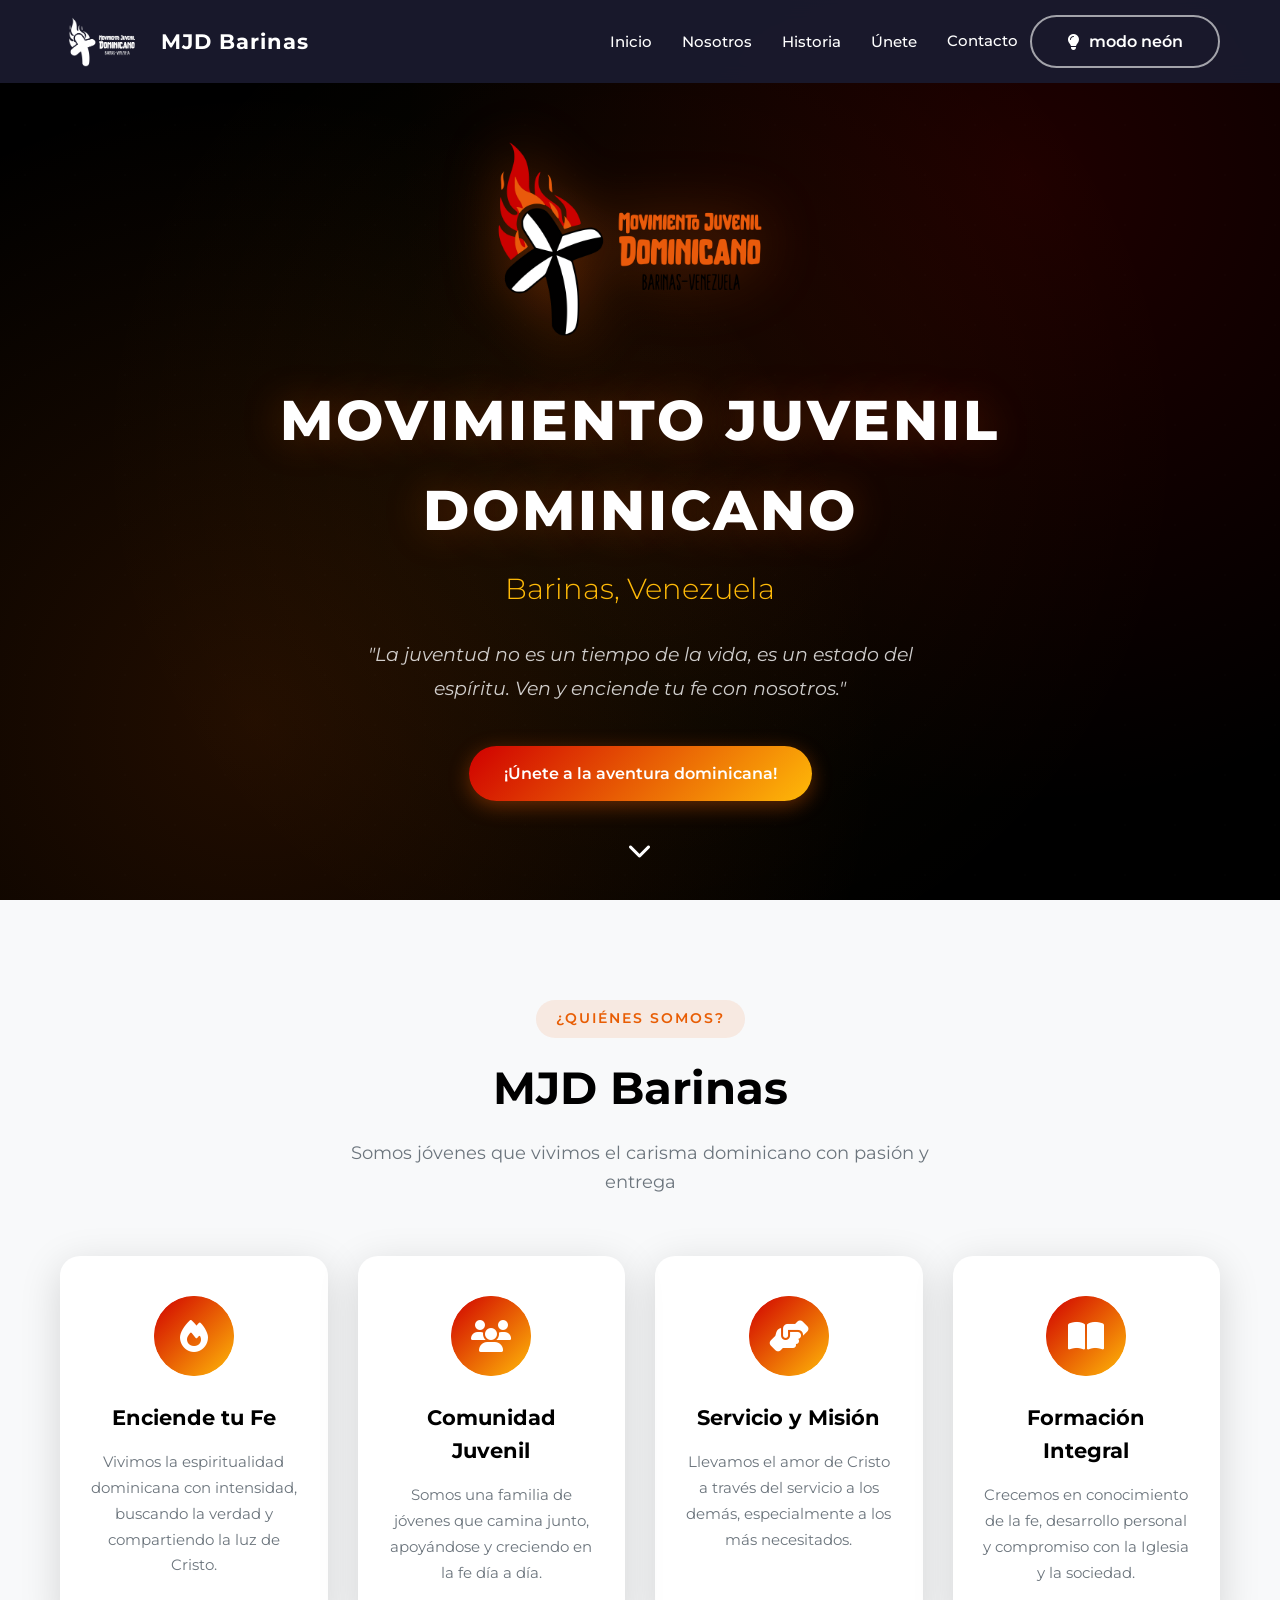
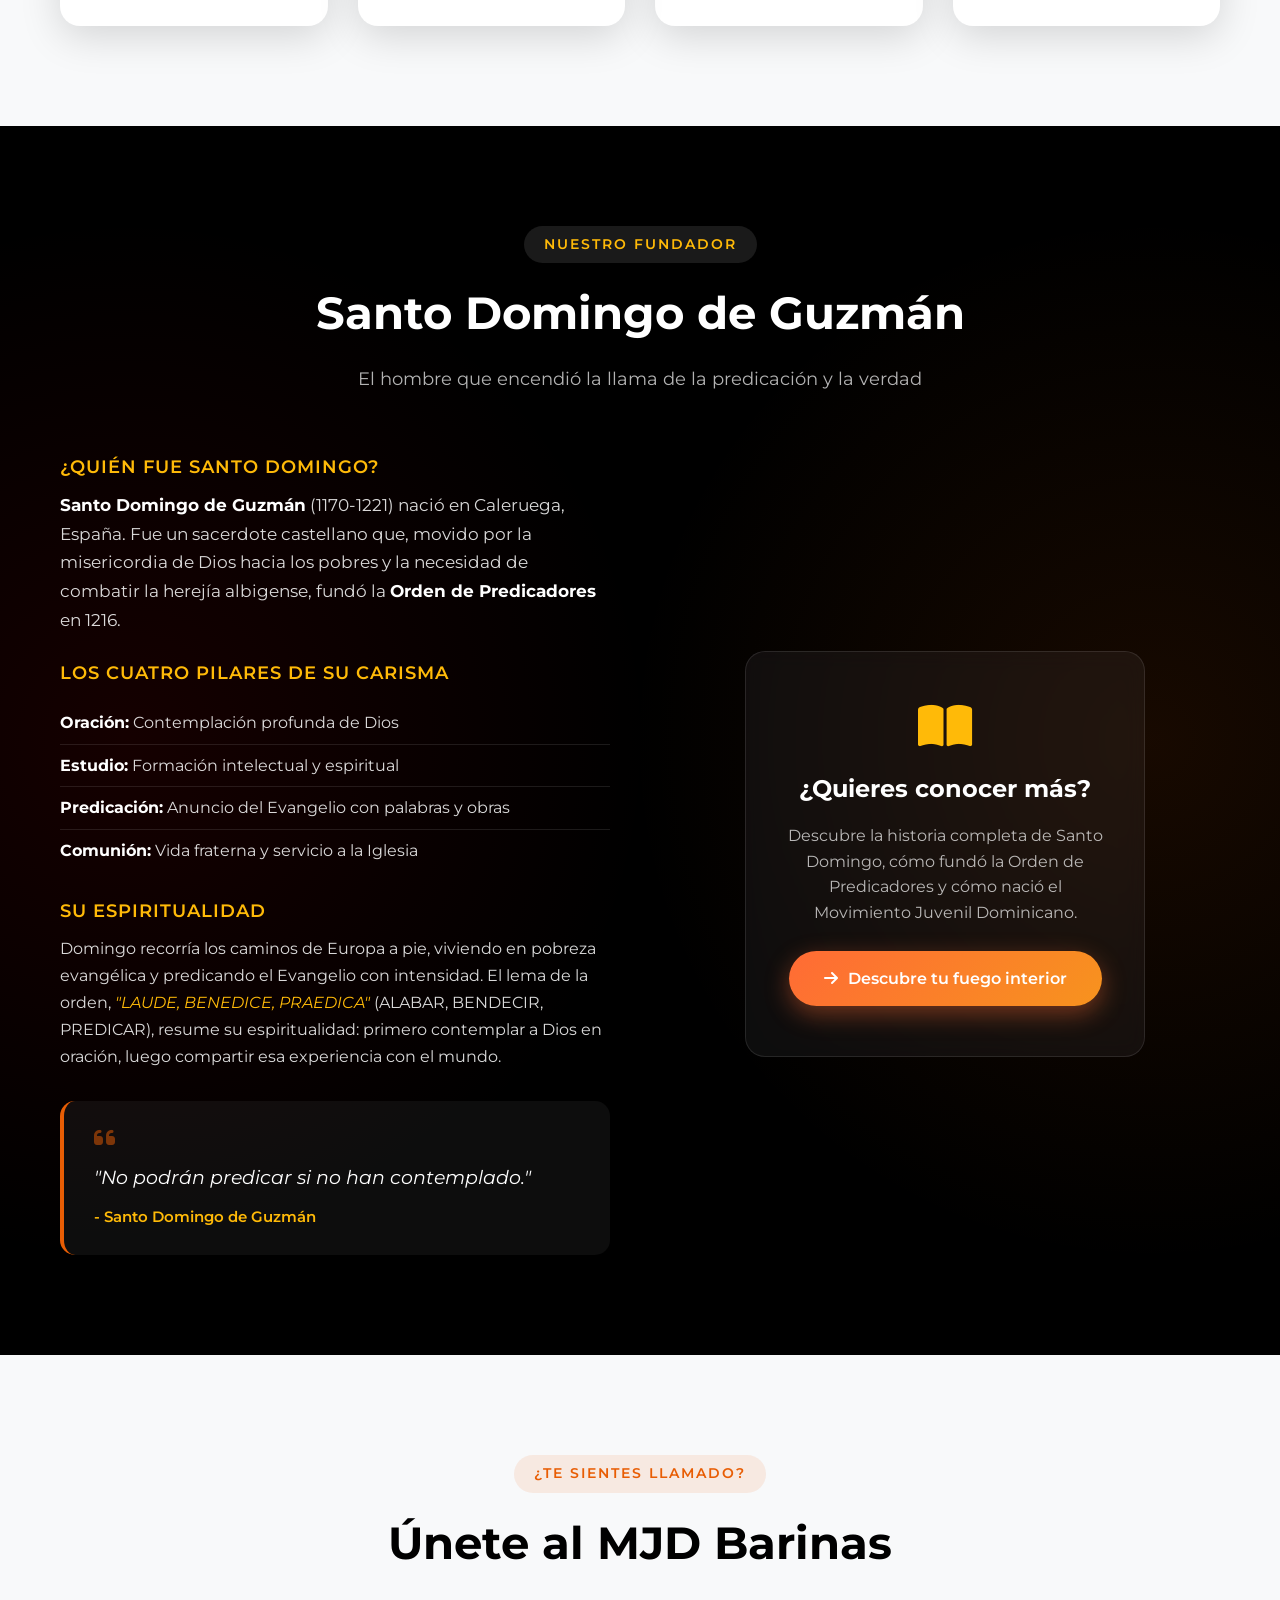
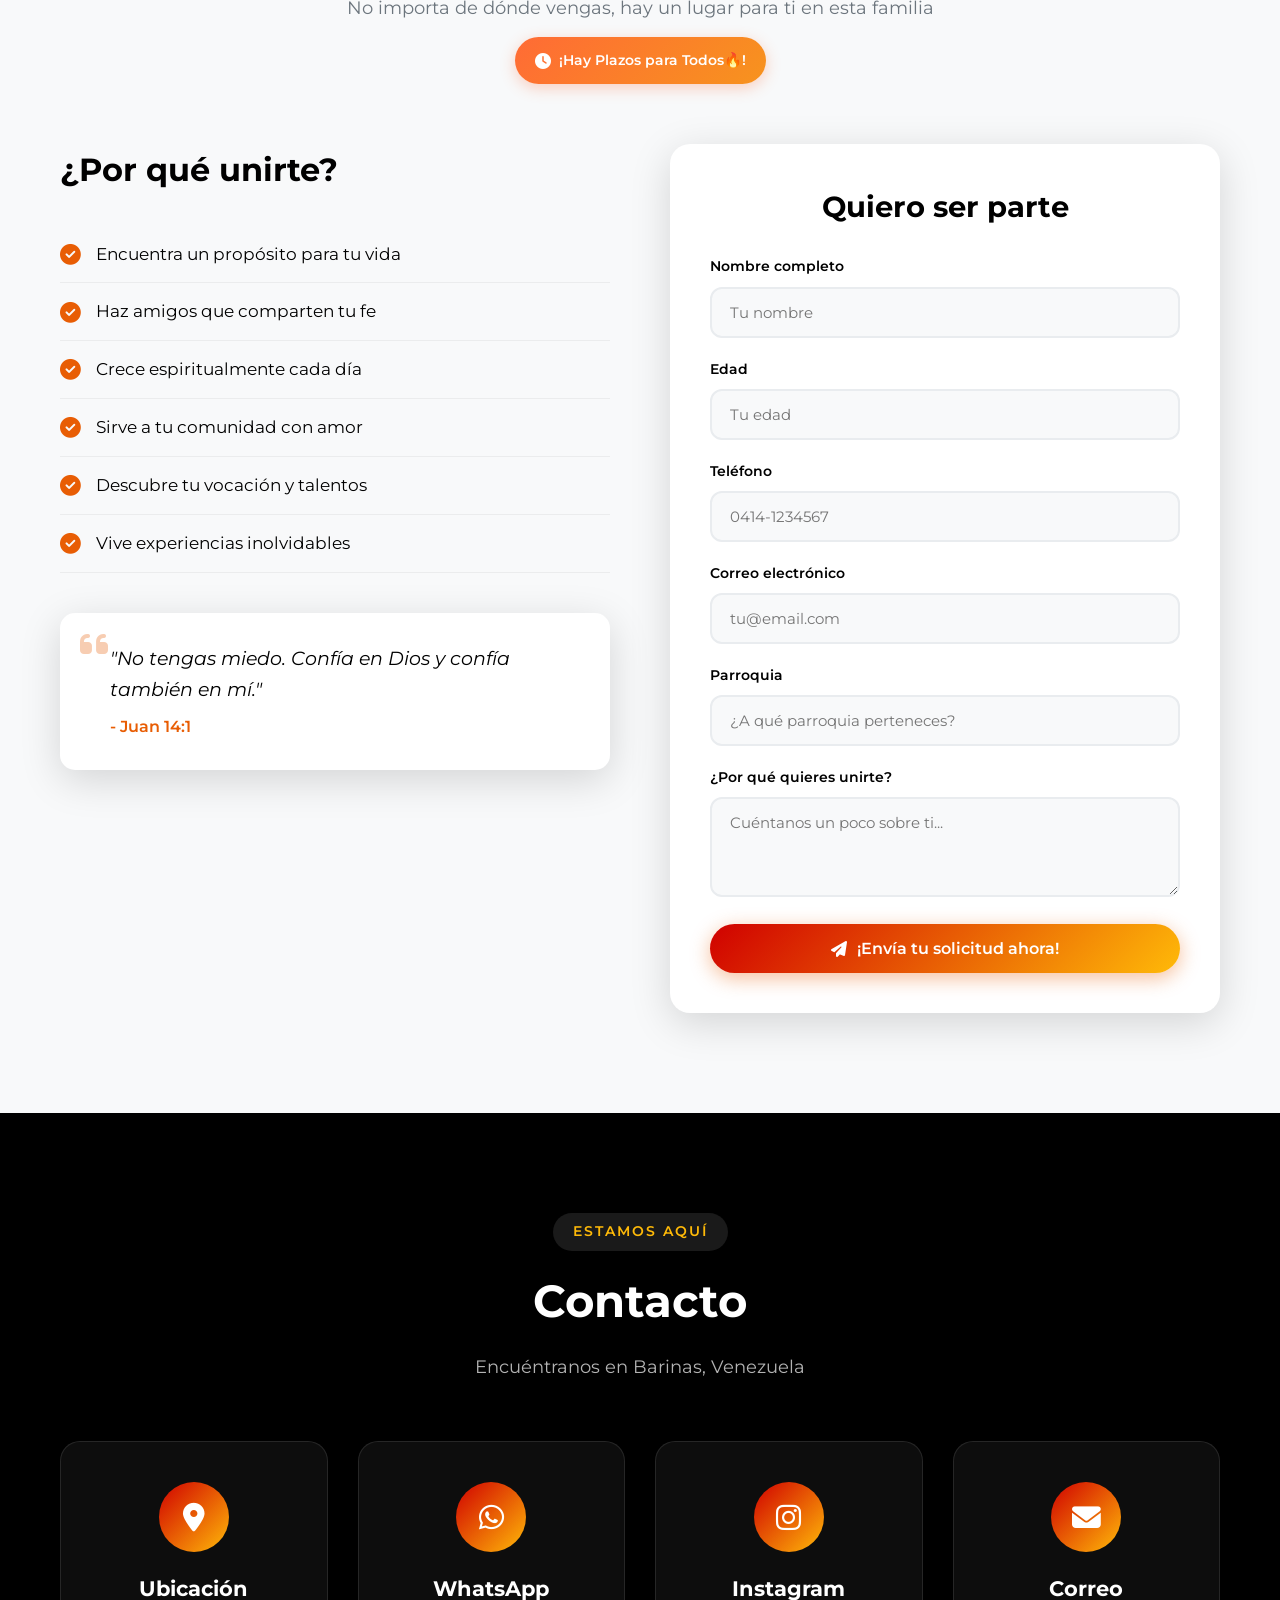
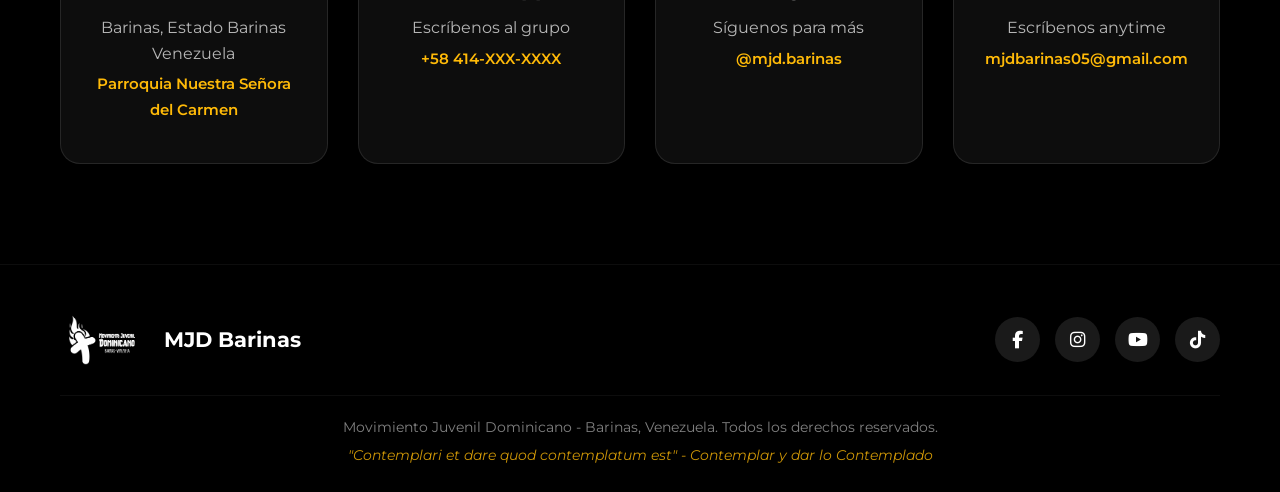
<file: index.html>
<!DOCTYPE html>
<html lang="es">
<head>
    <meta charset="UTF-8">
    <meta name="viewport" content="width=device-width, initial-scale=1.0">
    <title>MJD Barinas - Movimiento Juvenil Dominicano</title>
    <link rel="stylesheet" href="styles.css">
    <link href="https://fonts.googleapis.com/css2?family=Montserrat:wght@300;400;600;700;800&display=swap" rel="stylesheet">
    <link rel="stylesheet" href="https://cdnjs.cloudflare.com/ajax/libs/font-awesome/6.4.0/css/all.min.css">
  <link rel="shortcut icon" href=".1.png" type="image/png">
</head>
</head>
<body>
    <!-- Navegación -->
    <nav class="navbar">
        <div class="nav-container">
            <div class="nav-logo">
                <img src="Logo.png" alt="MJD Logo" class="logo-img">
                <span class="logo-text">MJD Barinas</span>
            </div>
            <ul class="nav-menu">
                <li><a href="#inicio">Inicio</a></li>
                <li><a href="#nosotros">Nosotros</a></li>
                <li><a href="historia.html">Historia</a></li>
                <li><a href="#unirse">Únete</a></li>
                <li class="nav-contact-wrap">
                    <a href="#contacto">Contacto</a>
                    <button id="neonToggle" class="btn btn-outline nav-neon-toggle" type="button" aria-pressed="false">
                        <i class="fas fa-lightbulb"></i> modo neón
                    </button>
                </li>
            </ul>
            <div class="hamburger">
                <span class="bar"></span>
                <span class="bar"></span>
                <span class="bar"></span>
            </div>
        </div>
    </nav>

    <!-- Hero Section -->
    <section id="inicio" class="hero">
        <div class="hero-overlay"></div>
        <div class="hero-content">
            <div class="hero-logo">
                <img src="Logo.png" alt="MJD Logo">
            </div>
            <h1 class="hero-title animate-fire-glow">Movimiento Juvenil Dominicano</h1>
            <h2 class="hero-subtitle">Barinas, Venezuela</h2>
            <p class="hero-text">"La juventud no es un tiempo de la vida, es un estado del espíritu. Ven y enciende tu fe con nosotros."</p>
            <div class="hero-buttons">
                
                <a href="#unirse" class="btn btn-primary animate-heartbeat">¡Únete a la aventura dominicana!</a>
                
            </div>
        </div>
        <div class="scroll-indicator">
            <i class="fas fa-chevron-down"></i>
        </div>
    </section>

    <!-- Nosotros Section -->
    <section id="nosotros" class="section about">
        <div class="container">
            <div class="section-header animate-on-scroll">
                <span class="section-tag">¿Quiénes somos?</span>
                <h2 class="section-title">MJD Barinas</h2>
                <p class="section-desc">Somos jóvenes que vivimos el carisma dominicano con pasión y entrega</p>
            </div>
            <div class="about-grid">
                <div class="about-card animate-on-scroll">
                    <div class="about-icon">
                        <i class="fas fa-fire"></i>
                    </div>
                    <h3>Enciende tu Fe</h3>
                    <p>Vivimos la espiritualidad dominicana con intensidad, buscando la verdad y compartiendo la luz de Cristo.</p>
                </div>
                <div class="about-card animate-on-scroll">
                    <div class="about-icon">
                        <i class="fas fa-users"></i>
                    </div>
                    <h3>Comunidad Juvenil</h3>
                    <p>Somos una familia de jóvenes que camina junto, apoyándose y creciendo en la fe día a día.</p>
                </div>
                <div class="about-card">
                    <div class="about-icon">
                        <i class="fas fa-hands-helping"></i>
                    </div>
                    <h3>Servicio y Misión</h3>
                    <p>Llevamos el amor de Cristo a través del servicio a los demás, especialmente a los más necesitados.</p>
                </div>
                <div class="about-card animate-on-scroll">
                    <div class="about-icon">
                        <i class="fas fa-book-open"></i>
                    </div>
                    <h3>Formación Integral</h3>
                    <p>Crecemos en conocimiento de la fe, desarrollo personal y compromiso con la Iglesia y la sociedad.</p>
                </div>
            </div>
        </div>
    </section>

    <!-- Santo Domingo Section -->
    <section id="santo-domingo" class="section santo-domingo">
        <div class="container">
            <div class="section-header light animate-on-scroll delay-0">
                <span class="section-tag">Nuestro Fundador</span>
                <h2 class="section-title">Santo Domingo de Guzmán</h2>
                <p class="section-desc">El hombre que encendió la llama de la predicación y la verdad</p>
            </div>
            <div class="santo-domingo-content animate-on-scroll delay-1">
                <div class="santo-domingo-text animate-on-scroll delay-1">
                    <div class="santo-domingo-intro">
                        <h4>¿Quién fue Santo Domingo?</h4>
                        <p><strong>Santo Domingo de Guzmán</strong> (1170-1221) nació en Caleruega, España. Fue un sacerdote castellano que, movido por la misericordia de Dios hacia los pobres y la necesidad de combatir la herejía albigense, fundó la <strong>Orden de Predicadores</strong> en 1216.</p>
                    </div>

                    <div class="santo-domingo-pillars">
                        <h4>Los Cuatro Pilares de su Carisma</h4>
                        <ul class="pillars-list">
                            <li><strong>Oración:</strong> Contemplación profunda de Dios</li>
                            <li><strong>Estudio:</strong> Formación intelectual y espiritual</li>
                            <li><strong>Predicación:</strong> Anuncio del Evangelio con palabras y obras</li>
                            <li><strong>Comunión:</strong> Vida fraterna y servicio a la Iglesia</li>
                        </ul>
                    </div>

                    <div class="santo-domingo-spirit">
                        <h4>Su Espiritualidad</h4>
                        <p>Domingo recorría los caminos de Europa a pie, viviendo en pobreza evangélica y predicando el Evangelio con intensidad. El lema de la orden, <em>"LAUDE, BENEDICE, PRAEDICA"</em> (ALABAR, BENDECIR, PREDICAR), resume su espiritualidad: primero contemplar a Dios en oración, luego compartir esa experiencia con el mundo.</p>
                    </div>

                    <div class="santo-domingo-quote animate-on-scroll delay-2">
                        <i class="fas fa-quote-left"></i>
                        <p>"No podrán predicar si no han contemplado."</p>
                        <span>- Santo Domingo de Guzmán</span>
                    </div>
                </div>
                <div class="santo-domingo-cta animate-on-scroll delay-3">
                    <div class="cta-card">
                        <i class="fas fa-book-open"></i>
                        <h3>¿Quieres conocer más?</h3>
                        <p>Descubre la historia completa de Santo Domingo, cómo fundó la Orden de Predicadores y cómo nació el Movimiento Juvenil Dominicano.</p>
                        <a href="historia.html" class="btn btn-primary btn-pulse">
                            <i class="fas fa-arrow-right"></i> Descubre tu fuego interior
                        </a>
                    </div>
                </div>
            </div>
        </div>
    </section>

    <!-- Unirse Section -->
    <section id="unirse" class="section join">
        <div class="container">
            <div class="section-header animate-on-scroll">
                <span class="section-tag">¿Te sientes llamado?</span>
                <h2 class="section-title">Únete al MJD Barinas</h2>
                <p class="section-desc">No importa de dónde vengas, hay un lugar para ti en esta familia</p>
                <div class="urgency-banner">
                    <i class="fas fa-clock"></i> ¡Hay Plazos para Todos🔥!
                </div>
            </div>
            <div class="join-content">
                <div class="join-info animate-on-scroll">
                    <h3>¿Por qué unirte?</h3>
                    <ul class="join-list">
                        <li><i class="fas fa-check-circle"></i> Encuentra un propósito para tu vida</li>
                        <li><i class="fas fa-check-circle"></i> Haz amigos que comparten tu fe</li>
                        <li><i class="fas fa-check-circle"></i> Crece espiritualmente cada día</li>
                        <li><i class="fas fa-check-circle"></i> Sirve a tu comunidad con amor</li>
                        <li><i class="fas fa-check-circle"></i> Descubre tu vocación y talentos</li>
                        <li><i class="fas fa-check-circle"></i> Vive experiencias inolvidables</li>
                    </ul>
                    <div class="join-quote animate-on-scroll">
                        <i class="fas fa-quote-left"></i>
                        <p>"No tengas miedo. Confía en Dios y confía también en mí."</p>
                        <span>- Juan 14:1</span>
                    </div>
                </div>
                <div class="join-form-container animate-on-scroll">
                    <form class="join-form" id="joinForm" action="https://formspree.io/f/mdayrwkl" method="POST">
                        <input type="hidden" name="_subject" value="Nueva solicitud para unirse al MJD Barinas">
                        <h3>Quiero ser parte</h3>
                        <div class="form-group">
                            <label for="nombre">Nombre completo</label>
                            <input type="text" id="nombre" name="nombre" required placeholder="Tu nombre">
                        </div>
                        <div class="form-group">
                            <label for="edad">Edad</label>
                            <input type="number" id="edad" name="edad" required placeholder="Tu edad" min="12" max="35">
                        </div>
                        <div class="form-group">
                            <label for="telefono">Teléfono</label>
                            <input type="tel" id="telefono" name="telefono" required placeholder="0414-1234567">
                        </div>
                        <div class="form-group">
                            <label for="email">Correo electrónico</label>
                            <input type="email" id="email" name="email" placeholder="tu@email.com">
                        </div>
                        <div class="form-group">
                            <label for="parroquia">Parroquia</label>
                            <input type="text" id="parroquia" name="parroquia" placeholder="¿A qué parroquia perteneces?">
                        </div>
                        <div class="form-group">
                            <label for="mensaje">¿Por qué quieres unirte?</label>
                            <textarea id="mensaje" name="mensaje" rows="3" placeholder="Cuéntanos un poco sobre ti..."></textarea>
                        </div>
                        <button type="submit" class="btn btn-primary btn-full">
                            <i class="fas fa-paper-plane"></i> ¡Envía tu solicitud ahora!
                        </button>
                    </form>
                </div>
            </div>
        </div>
    </section>

    <!-- Contacto Section -->
    <section id="contacto" class="section contact">
        <div class="container">
            <div class="section-header light">
                <span class="section-tag">Estamos aquí</span>
                <h2 class="section-title">Contacto</h2>
                <p class="section-desc">Encuéntranos en Barinas, Venezuela</p>
            </div>
            <div class="contact-grid">
                <div class="contact-card animate-on-scroll">
                    <div class="contact-icon">
                        <i class="fas fa-map-marker-alt"></i>
                    </div>
                    <h3>Ubicación</h3>
                    <p>Barinas, Estado Barinas<br>Venezuela</p>
                    <span class="contact-detail">Parroquia Nuestra Señora del Carmen</span>
                </div>
                <div class="contact-card animate-on-scroll">
                    <div class="contact-icon">
                        <i class="fab fa-whatsapp"></i>
                    </div>
                    <h3>WhatsApp</h3>
                    <p>Escríbenos al grupo</p>
                    <span class="contact-detail">+58 414-XXX-XXXX</span>
                </div>
                <div class="contact-card animate-on-scroll">
                    <div class="contact-icon">
                        <i class="fab fa-instagram"></i>
                    </div>
                    <h3>Instagram</h3>
                    <p>Síguenos para más</p>
                    <span class="contact-detail">@mjd.barinas</span>
                </div>
                <div class="contact-card animate-on-scroll">
                    <div class="contact-icon">
                        <i class="fas fa-envelope"></i>
                    </div>
                    <h3>Correo</h3>
                    <p>Escríbenos anytime</p>
                    <span class="contact-detail">mjdbarinas05@gmail.com</span>
                </div>
            </div>
        </div>
    </section>

    <!-- Footer -->
    <footer class="footer">
        <div class="container">
            <div class="footer-content">
                <div class="footer-logo">
                    <img src="Logo.png" alt="MJD Logo">
                    <span>MJD Barinas</span>
                </div>
                <div class="footer-social">
                    <a href="#"><i class="fab fa-facebook-f"></i></a>
                    <a href="#"><i class="fab fa-instagram"></i></a>
                    <a href="#"><i class="fab fa-youtube"></i></a>
                    <a href="#"><i class="fab fa-tiktok"></i></a>
                </div>
            </div>
            <div class="footer-bottom">
                <p> Movimiento Juvenil Dominicano - Barinas, Venezuela. Todos los derechos reservados.</p>
                <p class="footer-quote">"Contemplari et dare quod contemplatum est" - Contemplar y dar lo Contemplado</p>
            </div>
        </div>
    </footer>

    <div class="modal-overlay hidden" id="formModal" role="dialog" aria-modal="true" aria-labelledby="modalTitle" aria-describedby="modalMessage">
        <div class="modal-card">
            <button class="modal-close" aria-label="Cerrar ventana">×</button>
            <div class="modal-icon">
                <img src="Logo.png" alt="Logo MJD Barinas">
            </div>
            <h3 id="modalTitle">Solicitud enviada</h3>
            <p id="modalMessage">Tu solicitud va a ser revisada. Te vamos a contactar muy pronto. Gracias por querer ser parte del MJD.</p>
        </div>
    </div>

    <script src="script.js"></script>
</body>
</html>
</file>
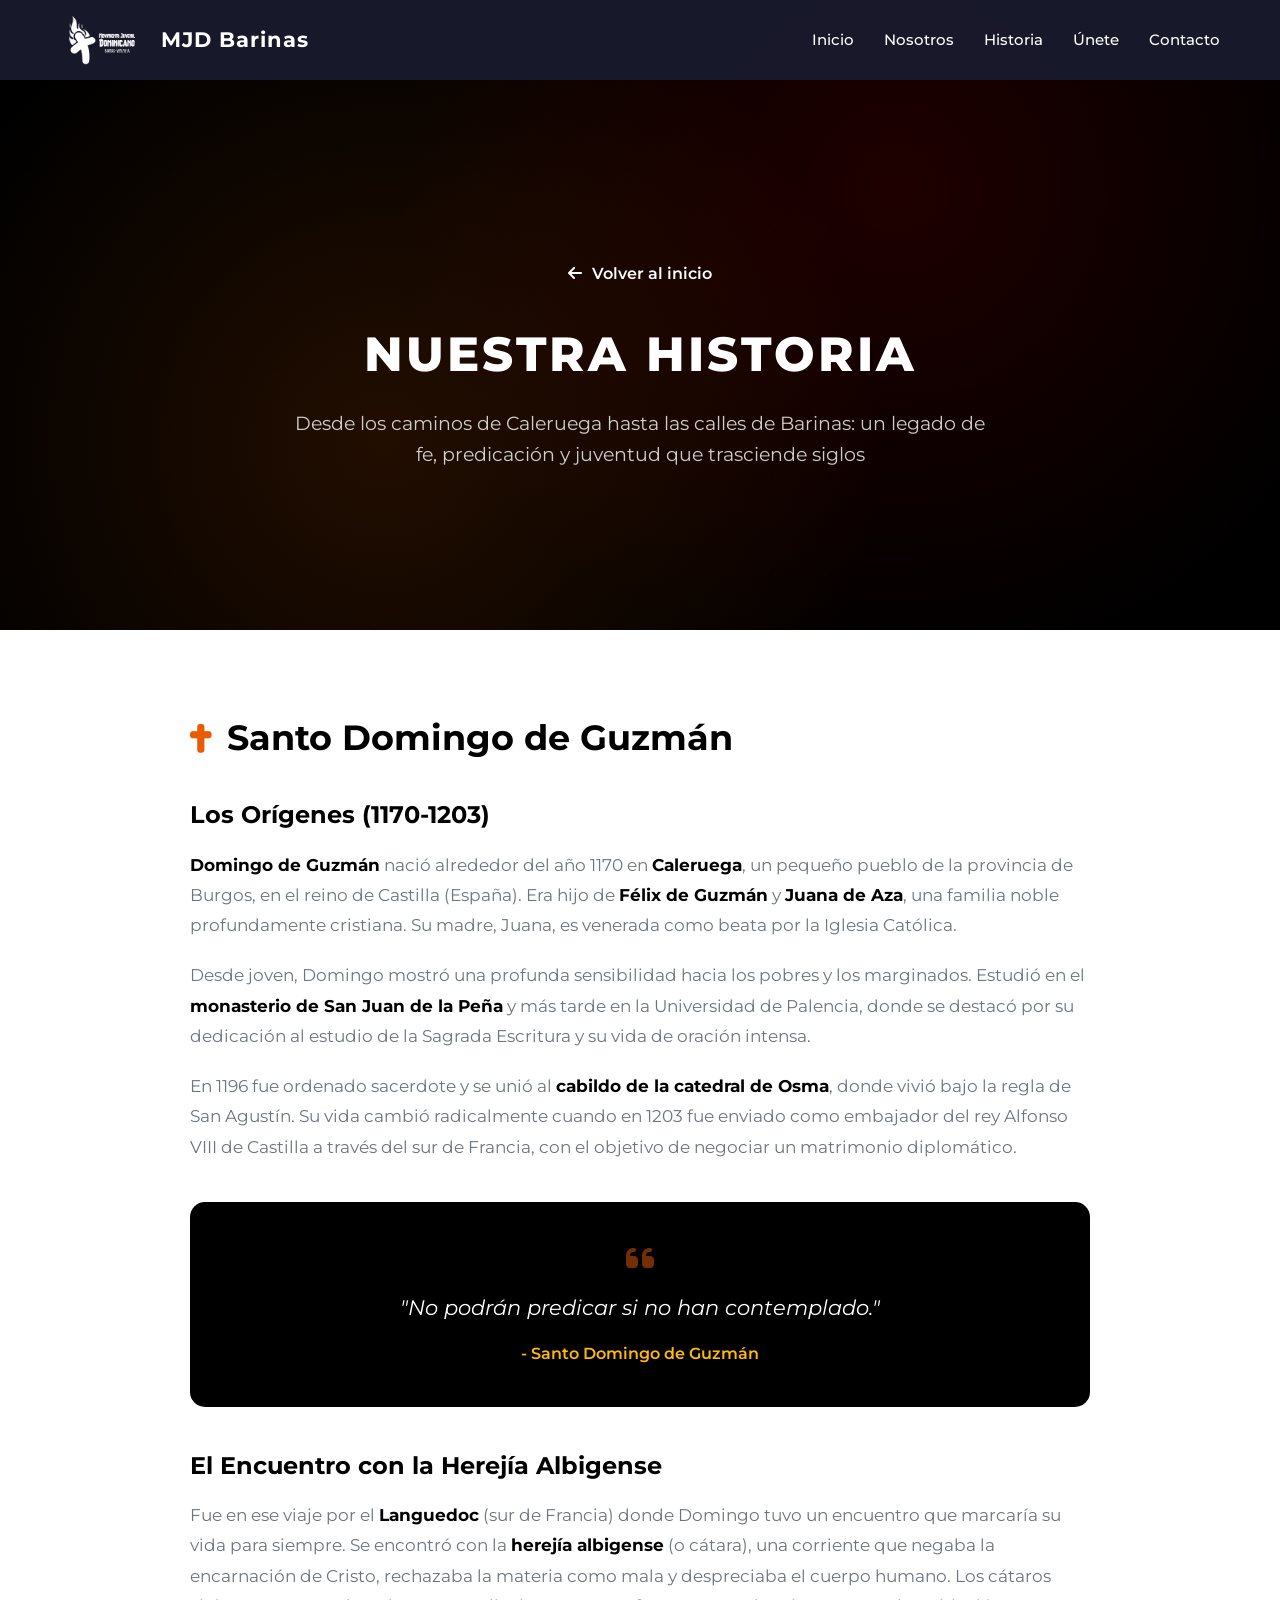
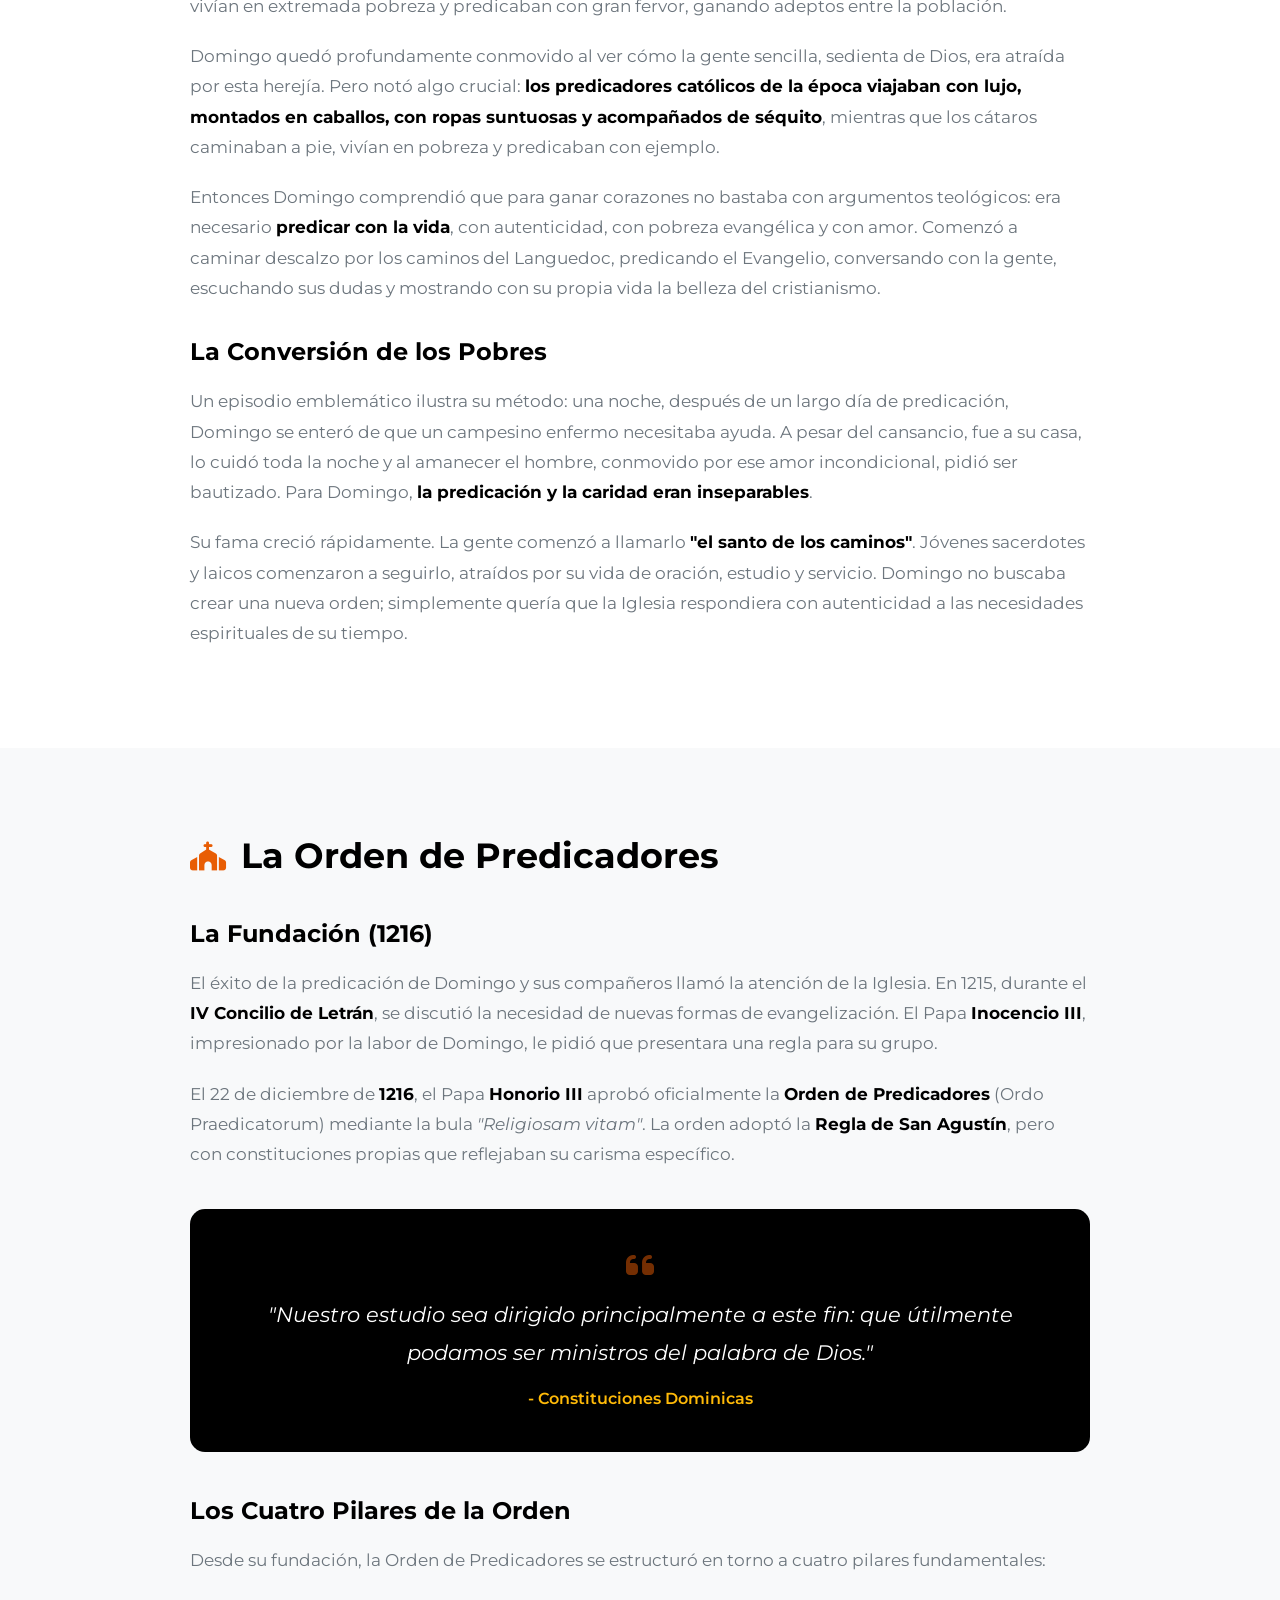
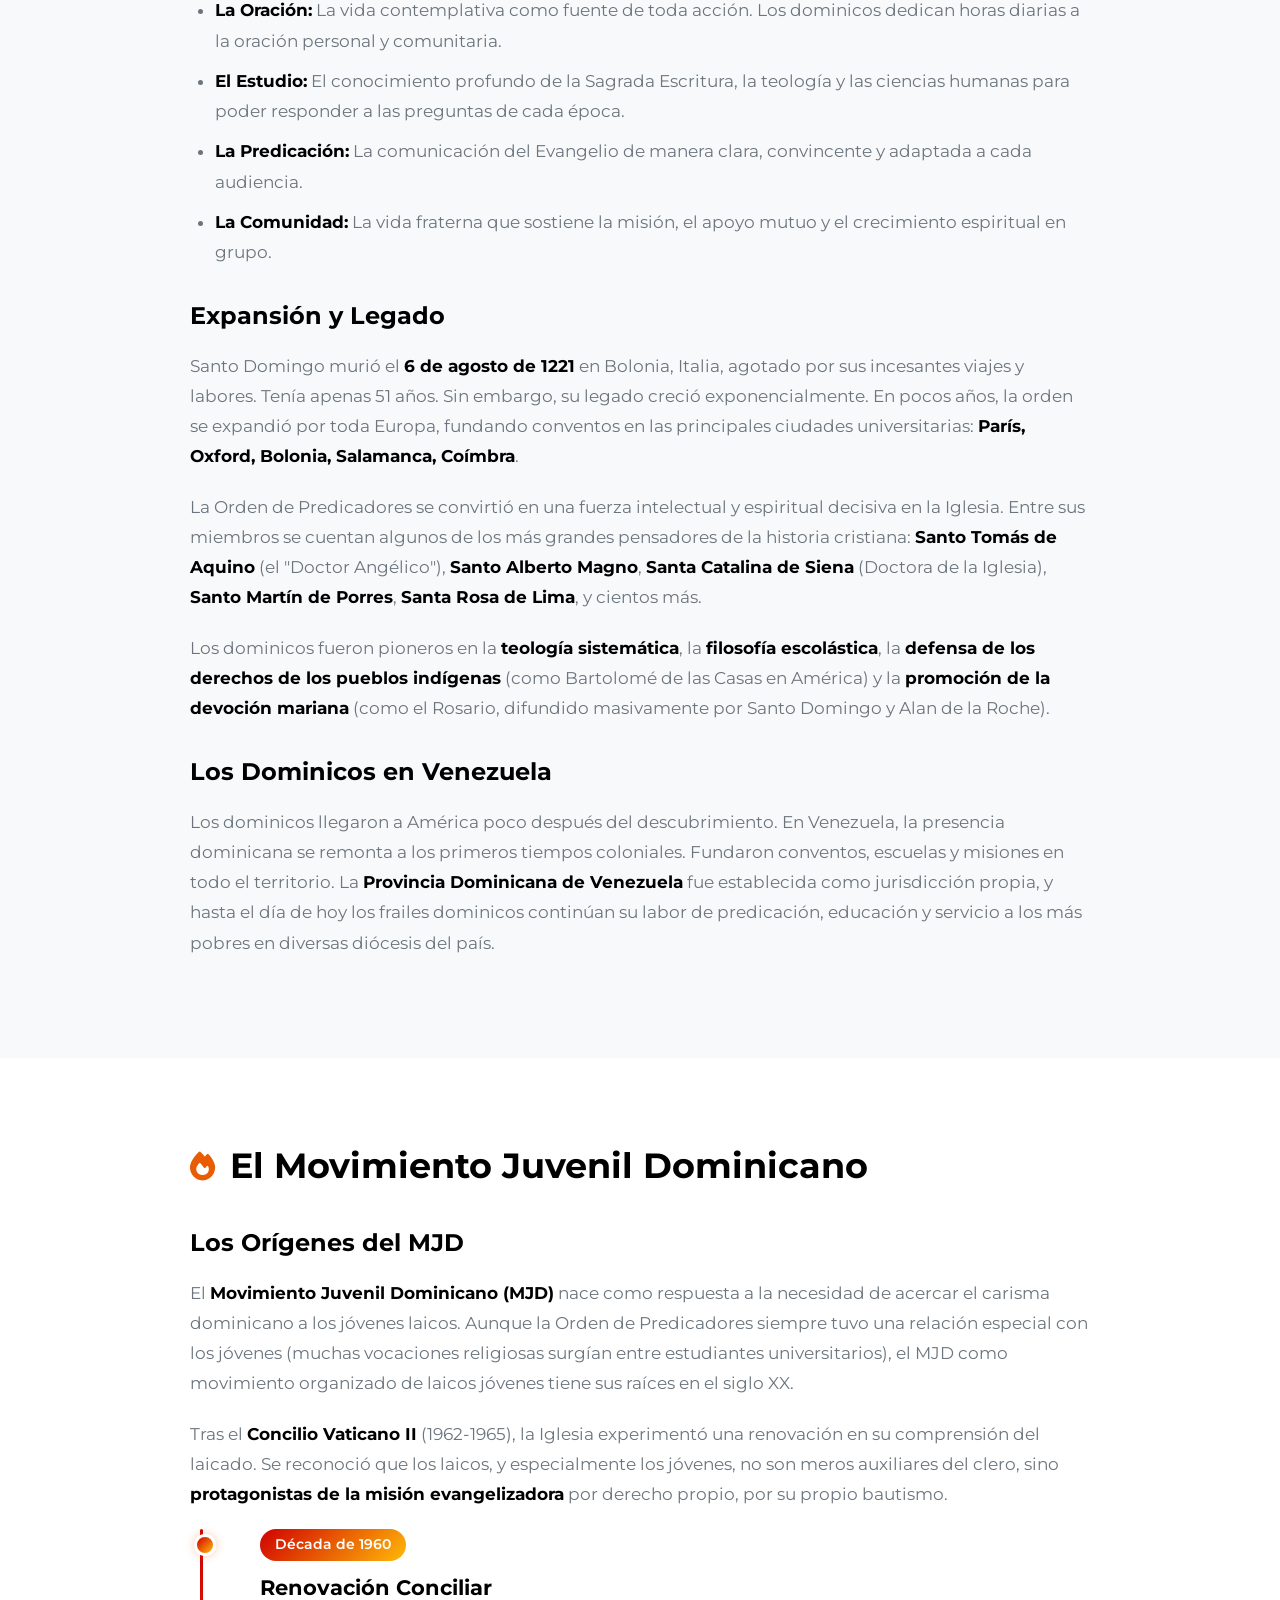
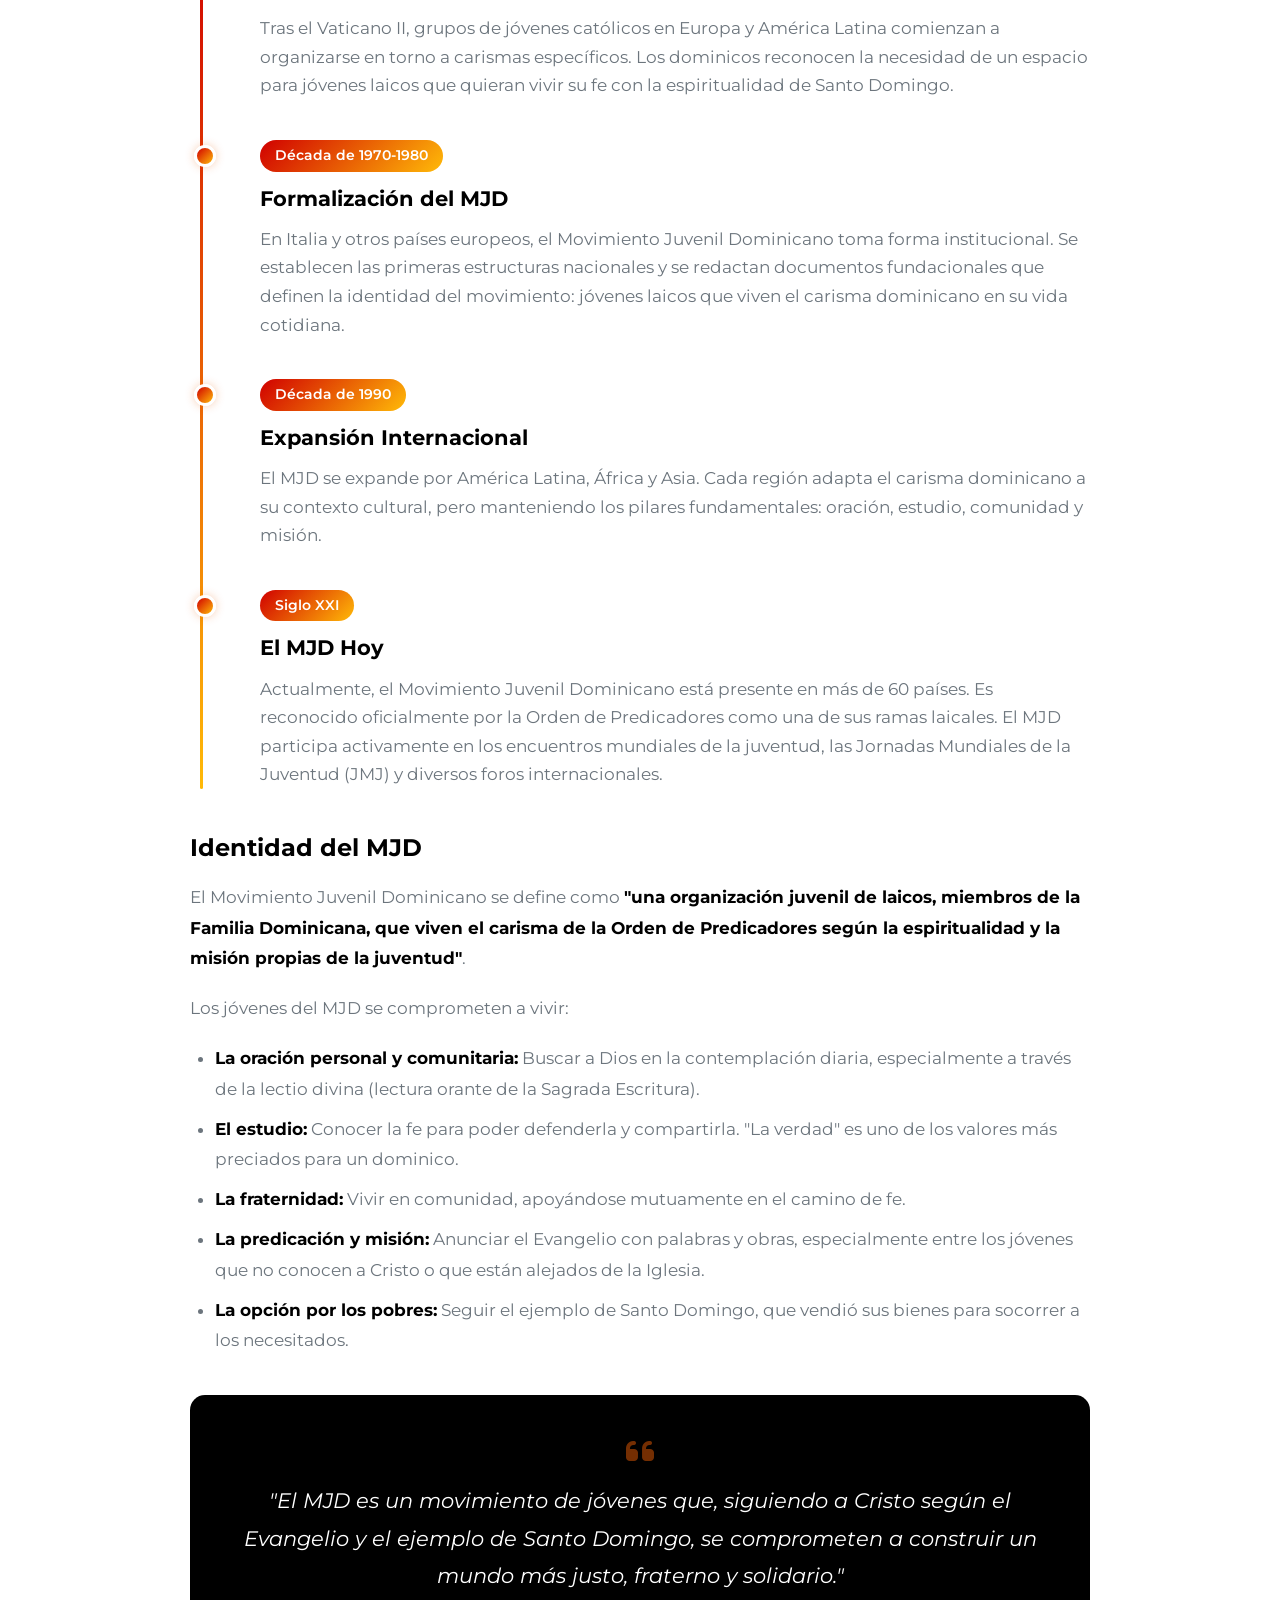
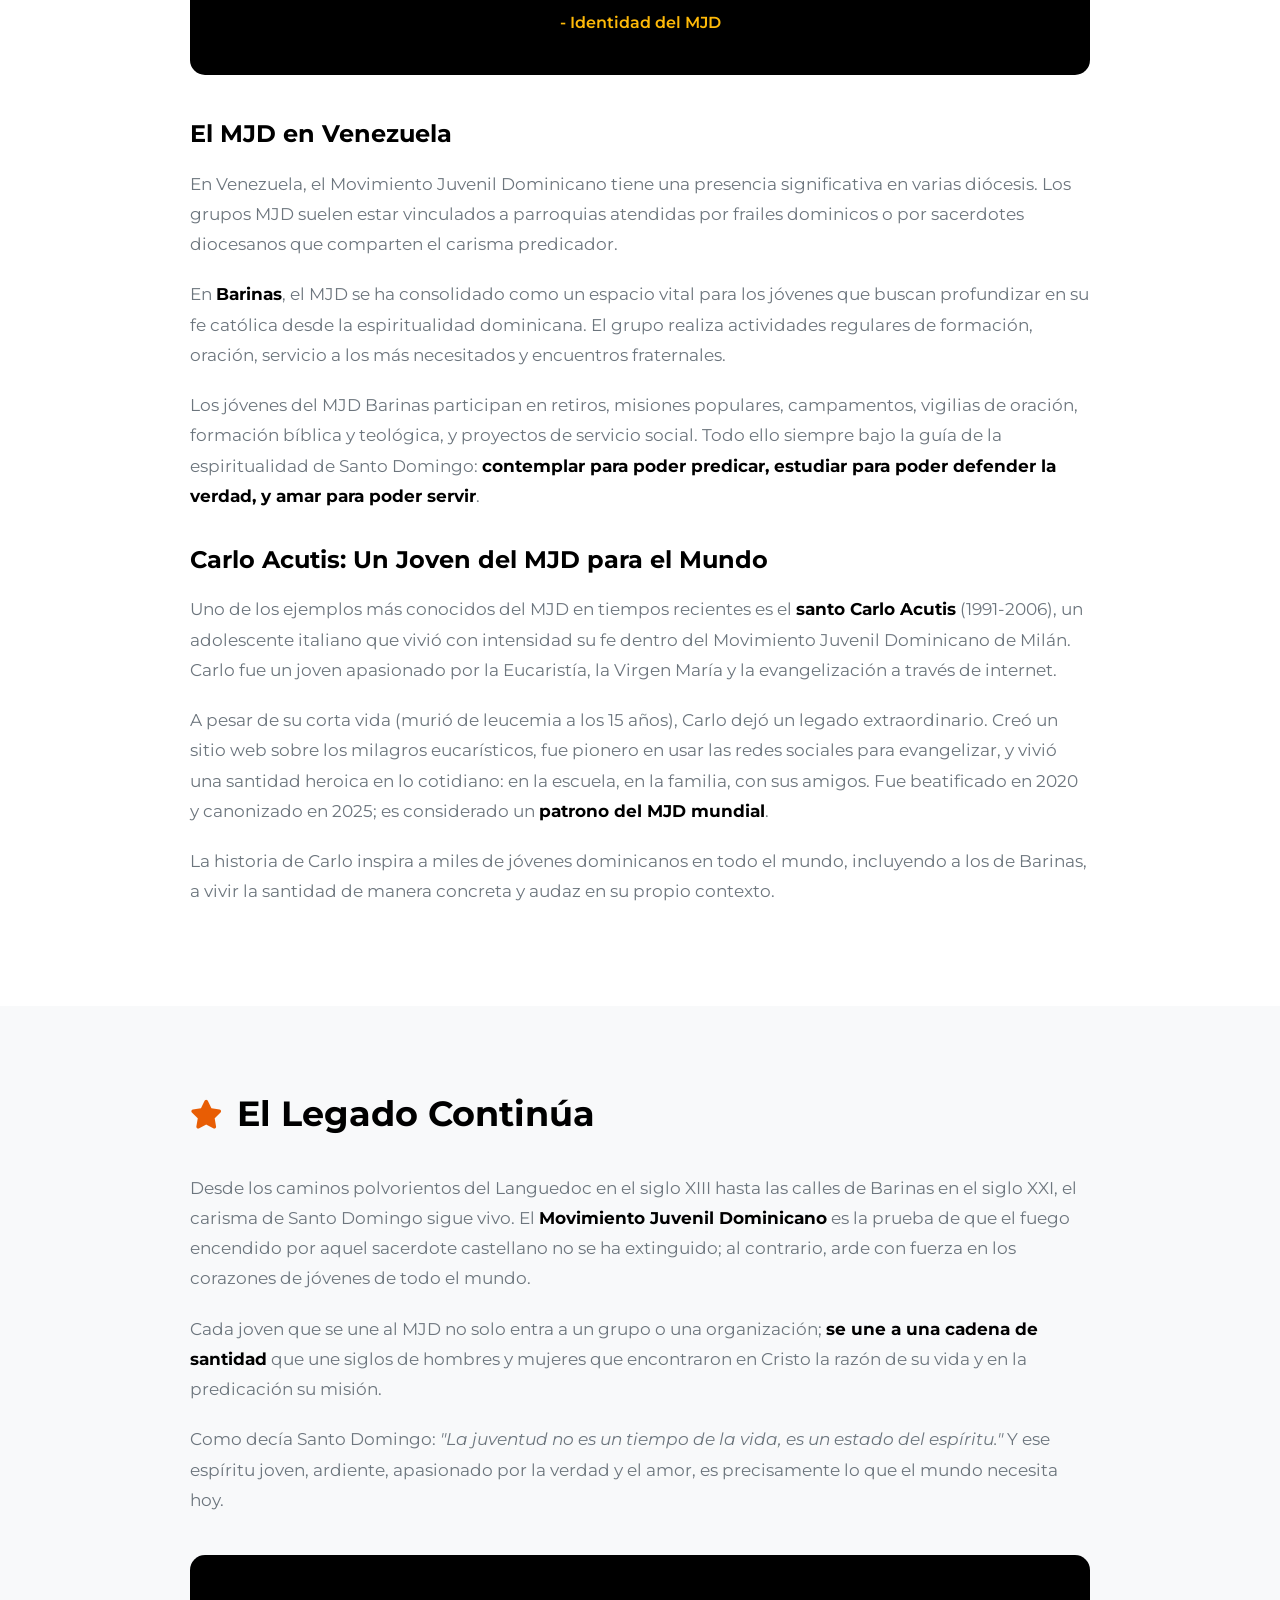
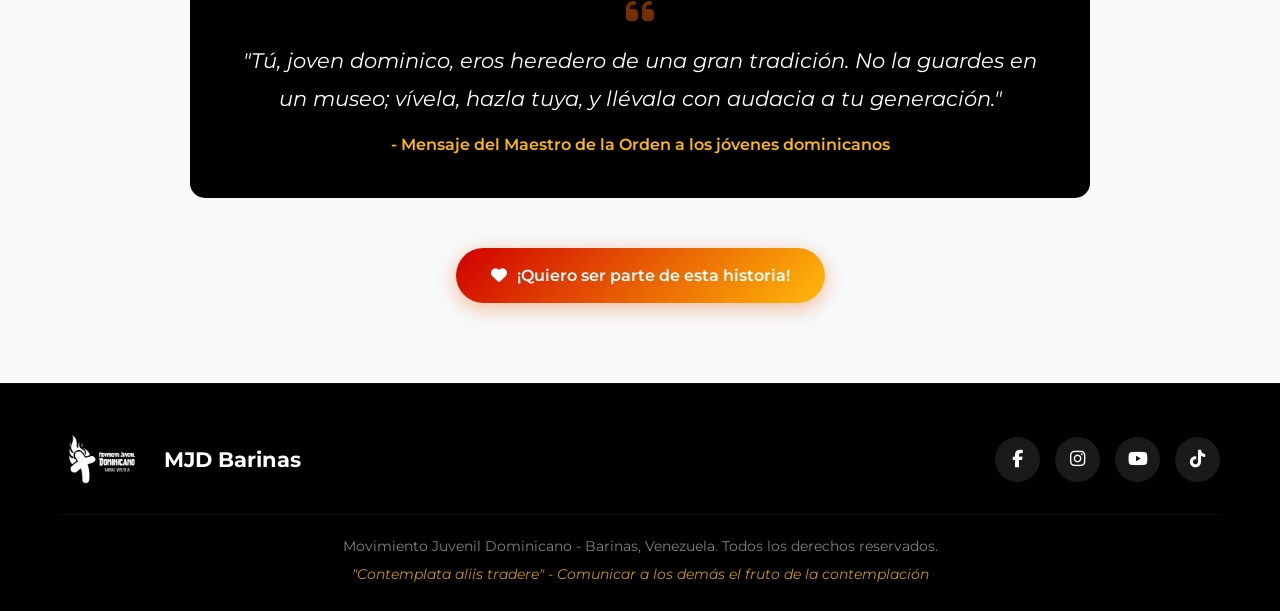
<file: historia.html>
<!DOCTYPE html>
<html lang="es">
<head>
    <meta charset="UTF-8">
    <meta name="viewport" content="width=device-width, initial-scale=1.0">
    <title>Historia - MJD Barinas</title>
    <link rel="stylesheet" href="styles.css">
    <link href="https://fonts.googleapis.com/css2?family=Montserrat:wght@300;400;600;700;800&display=swap" rel="stylesheet">
    <link rel="stylesheet" href="https://cdnjs.cloudflare.com/ajax/libs/font-awesome/6.4.0/css/all.min.css">
    <link rel="icon" href=".1.png" type="image/png">
</head>
<body>
    <!-- Navegación -->
    <nav class="navbar">
        <div class="nav-container">
            <div class="nav-logo">
                <img src="Logo.png" alt="MJD Logo" class="logo-img">
                <span class="logo-text">MJD Barinas</span>
            </div>
            <ul class="nav-menu">
                <li><a href="index.html">Inicio</a></li>
                <li><a href="index.html#nosotros">Nosotros</a></li>
                <li><a href="historia.html">Historia</a></li>
                <li><a href="index.html#unirse">Únete</a></li>
                <li><a href="index.html#contacto">Contacto</a></li>
            </ul>
            <div class="hamburger">
                <span class="bar"></span>
                <span class="bar"></span>
                <span class="bar"></span>
            </div>
        </div>
    </nav>

    <!-- Hero de Historia -->
    <section class="historia-hero">
        <div class="hero-overlay"></div>
        <div class="historia-hero-content">
            <a href="index.html" class="back-btn">
                <i class="fas fa-arrow-left"></i> Volver al inicio
            </a>
            <h1>Nuestra Historia</h1>
            <p>Desde los caminos de Caleruega hasta las calles de Barinas: un legado de fe, predicación y juventud que trasciende siglos</p>
        </div>
    </section>

    <!-- Sección 1: Santo Domingo de Guzmán -->
    <section class="historia-section">
        <div class="container">
            <div class="historia-content">
                <h2><i class="fas fa-cross"></i> Santo Domingo de Guzmán</h2>
                
                <h3>Los Orígenes (1170-1203)</h3>
                <p>
                    <strong>Domingo de Guzmán</strong> nació alrededor del año 1170 en <strong>Caleruega</strong>, un pequeño pueblo de la provincia de Burgos, en el reino de Castilla (España). Era hijo de <strong>Félix de Guzmán</strong> y <strong>Juana de Aza</strong>, una familia noble profundamente cristiana. Su madre, Juana, es venerada como beata por la Iglesia Católica.
                </p>
                <p>
                    Desde joven, Domingo mostró una profunda sensibilidad hacia los pobres y los marginados. Estudió en el <strong>monasterio de San Juan de la Peña</strong> y más tarde en la Universidad de Palencia, donde se destacó por su dedicación al estudio de la Sagrada Escritura y su vida de oración intensa.
                </p>
                <p>
                    En 1196 fue ordenado sacerdote y se unió al <strong>cabildo de la catedral de Osma</strong>, donde vivió bajo la regla de San Agustín. Su vida cambió radicalmente cuando en 1203 fue enviado como embajador del rey Alfonso VIII de Castilla a través del sur de Francia, con el objetivo de negociar un matrimonio diplomático.
                </p>

                <div class="historia-quote">
                    <i class="fas fa-quote-left"></i>
                    <p>"No podrán predicar si no han contemplado."</p>
                    <span>- Santo Domingo de Guzmán</span>
                </div>

                <h3>El Encuentro con la Herejía Albigense</h3>
                <p>
                    Fue en ese viaje por el <strong>Languedoc</strong> (sur de Francia) donde Domingo tuvo un encuentro que marcaría su vida para siempre. Se encontró con la <strong>herejía albigense</strong> (o cátara), una corriente que negaba la encarnación de Cristo, rechazaba la materia como mala y despreciaba el cuerpo humano. Los cátaros vivían en extremada pobreza y predicaban con gran fervor, ganando adeptos entre la población.
                </p>
                <p>
                    Domingo quedó profundamente conmovido al ver cómo la gente sencilla, sedienta de Dios, era atraída por esta herejía. Pero notó algo crucial: <strong>los predicadores católicos de la época viajaban con lujo, montados en caballos, con ropas suntuosas y acompañados de séquito</strong>, mientras que los cátaros caminaban a pie, vivían en pobreza y predicaban con ejemplo.
                </p>
                <p>
                    Entonces Domingo comprendió que para ganar corazones no bastaba con argumentos teológicos: era necesario <strong>predicar con la vida</strong>, con autenticidad, con pobreza evangélica y con amor. Comenzó a caminar descalzo por los caminos del Languedoc, predicando el Evangelio, conversando con la gente, escuchando sus dudas y mostrando con su propia vida la belleza del cristianismo.
                </p>

                <h3>La Conversión de los Pobres</h3>
                <p>
                    Un episodio emblemático ilustra su método: una noche, después de un largo día de predicación, Domingo se enteró de que un campesino enfermo necesitaba ayuda. A pesar del cansancio, fue a su casa, lo cuidó toda la noche y al amanecer el hombre, conmovido por ese amor incondicional, pidió ser bautizado. Para Domingo, <strong>la predicación y la caridad eran inseparables</strong>.
                </p>
                <p>
                    Su fama creció rápidamente. La gente comenzó a llamarlo <strong>"el santo de los caminos"</strong>. Jóvenes sacerdotes y laicos comenzaron a seguirlo, atraídos por su vida de oración, estudio y servicio. Domingo no buscaba crear una nueva orden; simplemente quería que la Iglesia respondiera con autenticidad a las necesidades espirituales de su tiempo.
                </p>
            </div>
        </div>
    </section>

    <!-- Sección 2: La Orden de Predicadores -->
    <section class="historia-section">
        <div class="container">
            <div class="historia-content">
                <h2><i class="fas fa-church"></i> La Orden de Predicadores</h2>

                <h3>La Fundación (1216)</h3>
                <p>
                    El éxito de la predicación de Domingo y sus compañeros llamó la atención de la Iglesia. En 1215, durante el <strong>IV Concilio de Letrán</strong>, se discutió la necesidad de nuevas formas de evangelización. El Papa <strong>Inocencio III</strong>, impresionado por la labor de Domingo, le pidió que presentara una regla para su grupo.
                </p>
                <p>
                    El 22 de diciembre de <strong>1216</strong>, el Papa <strong>Honorio III</strong> aprobó oficialmente la <strong>Orden de Predicadores</strong> (Ordo Praedicatorum) mediante la bula <em>"Religiosam vitam"</em>. La orden adoptó la <strong>Regla de San Agustín</strong>, pero con constituciones propias que reflejaban su carisma específico.
                </p>

                <div class="historia-quote">
                    <i class="fas fa-quote-left"></i>
                    <p>"Nuestro estudio sea dirigido principalmente a este fin: que útilmente podamos ser ministros del palabra de Dios."</p>
                    <span>- Constituciones Dominicas</span>
                </div>

                <h3>Los Cuatro Pilares de la Orden</h3>
                <p>Desde su fundación, la Orden de Predicadores se estructuró en torno a cuatro pilares fundamentales:</p>
                <ul>
                    <li><strong>La Oración:</strong> La vida contemplativa como fuente de toda acción. Los dominicos dedican horas diarias a la oración personal y comunitaria.</li>
                    <li><strong>El Estudio:</strong> El conocimiento profundo de la Sagrada Escritura, la teología y las ciencias humanas para poder responder a las preguntas de cada época.</li>
                    <li><strong>La Predicación:</strong> La comunicación del Evangelio de manera clara, convincente y adaptada a cada audiencia.</li>
                    <li><strong>La Comunidad:</strong> La vida fraterna que sostiene la misión, el apoyo mutuo y el crecimiento espiritual en grupo.</li>
                </ul>

                <h3>Expansión y Legado</h3>
                <p>
                    Santo Domingo murió el <strong>6 de agosto de 1221</strong> en Bolonia, Italia, agotado por sus incesantes viajes y labores. Tenía apenas 51 años. Sin embargo, su legado creció exponencialmente. En pocos años, la orden se expandió por toda Europa, fundando conventos en las principales ciudades universitarias: <strong>París, Oxford, Bolonia, Salamanca, Coímbra</strong>.
                </p>
                <p>
                    La Orden de Predicadores se convirtió en una fuerza intelectual y espiritual decisiva en la Iglesia. Entre sus miembros se cuentan algunos de los más grandes pensadores de la historia cristiana: <strong>Santo Tomás de Aquino</strong> (el "Doctor Angélico"), <strong>Santo Alberto Magno</strong>, <strong>Santa Catalina de Siena</strong> (Doctora de la Iglesia), <strong>Santo Martín de Porres</strong>, <strong>Santa Rosa de Lima</strong>, y cientos más.
                </p>
                <p>
                    Los dominicos fueron pioneros en la <strong>teología sistemática</strong>, la <strong>filosofía escolástica</strong>, la <strong>defensa de los derechos de los pueblos indígenas</strong> (como Bartolomé de las Casas en América) y la <strong>promoción de la devoción mariana</strong> (como el Rosario, difundido masivamente por Santo Domingo y Alan de la Roche).
                </p>

                <h3>Los Dominicos en Venezuela</h3>
                <p>
                    Los dominicos llegaron a América poco después del descubrimiento. En Venezuela, la presencia dominicana se remonta a los primeros tiempos coloniales. Fundaron conventos, escuelas y misiones en todo el territorio. La <strong>Provincia Dominicana de Venezuela</strong> fue establecida como jurisdicción propia, y hasta el día de hoy los frailes dominicos continúan su labor de predicación, educación y servicio a los más pobres en diversas diócesis del país.
                </p>
            </div>
        </div>
    </section>

    <!-- Sección 3: El Movimiento Juvenil Dominicano -->
    <section class="historia-section">
        <div class="container">
            <div class="historia-content">
                <h2><i class="fas fa-fire"></i> El Movimiento Juvenil Dominicano</h2>

                <h3>Los Orígenes del MJD</h3>
                <p>
                    El <strong>Movimiento Juvenil Dominicano (MJD)</strong> nace como respuesta a la necesidad de acercar el carisma dominicano a los jóvenes laicos. Aunque la Orden de Predicadores siempre tuvo una relación especial con los jóvenes (muchas vocaciones religiosas surgían entre estudiantes universitarios), el MJD como movimiento organizado de laicos jóvenes tiene sus raíces en el siglo XX.
                </p>
                <p>
                    Tras el <strong>Concilio Vaticano II</strong> (1962-1965), la Iglesia experimentó una renovación en su comprensión del laicado. Se reconoció que los laicos, y especialmente los jóvenes, no son meros auxiliares del clero, sino <strong>protagonistas de la misión evangelizadora</strong> por derecho propio, por su propio bautismo.
                </p>

                <div class="historia-timeline">
                    <div class="historia-timeline-item">
                        <span class="year">Década de 1960</span>
                        <h4>Renovación Conciliar</h4>
                        <p>Tras el Vaticano II, grupos de jóvenes católicos en Europa y América Latina comienzan a organizarse en torno a carismas específicos. Los dominicos reconocen la necesidad de un espacio para jóvenes laicos que quieran vivir su fe con la espiritualidad de Santo Domingo.</p>
                    </div>
                    <div class="historia-timeline-item">
                        <span class="year">Década de 1970-1980</span>
                        <h4>Formalización del MJD</h4>
                        <p>En Italia y otros países europeos, el Movimiento Juvenil Dominicano toma forma institucional. Se establecen las primeras estructuras nacionales y se redactan documentos fundacionales que definen la identidad del movimiento: jóvenes laicos que viven el carisma dominicano en su vida cotidiana.</p>
                    </div>
                    <div class="historia-timeline-item">
                        <span class="year">Década de 1990</span>
                        <h4>Expansión Internacional</h4>
                        <p>El MJD se expande por América Latina, África y Asia. Cada región adapta el carisma dominicano a su contexto cultural, pero manteniendo los pilares fundamentales: oración, estudio, comunidad y misión.</p>
                    </div>
                    <div class="historia-timeline-item">
                        <span class="year">Siglo XXI</span>
                        <h4>El MJD Hoy</h4>
                        <p>Actualmente, el Movimiento Juvenil Dominicano está presente en más de 60 países. Es reconocido oficialmente por la Orden de Predicadores como una de sus ramas laicales. El MJD participa activamente en los encuentros mundiales de la juventud, las Jornadas Mundiales de la Juventud (JMJ) y diversos foros internacionales.</p>
                    </div>
                </div>

                <h3>Identidad del MJD</h3>
                <p>
                    El Movimiento Juvenil Dominicano se define como <strong>"una organización juvenil de laicos, miembros de la Familia Dominicana, que viven el carisma de la Orden de Predicadores según la espiritualidad y la misión propias de la juventud"</strong>.
                </p>
                <p>Los jóvenes del MJD se comprometen a vivir:</p>
                <ul>
                    <li><strong>La oración personal y comunitaria:</strong> Buscar a Dios en la contemplación diaria, especialmente a través de la lectio divina (lectura orante de la Sagrada Escritura).</li>
                    <li><strong>El estudio:</strong> Conocer la fe para poder defenderla y compartirla. "La verdad" es uno de los valores más preciados para un dominico.</li>
                    <li><strong>La fraternidad:</strong> Vivir en comunidad, apoyándose mutuamente en el camino de fe.</li>
                    <li><strong>La predicación y misión:</strong> Anunciar el Evangelio con palabras y obras, especialmente entre los jóvenes que no conocen a Cristo o que están alejados de la Iglesia.</li>
                    <li><strong>La opción por los pobres:</strong> Seguir el ejemplo de Santo Domingo, que vendió sus bienes para socorrer a los necesitados.</li>
                </ul>

                <div class="historia-quote">
                    <i class="fas fa-quote-left"></i>
                    <p>"El MJD es un movimiento de jóvenes que, siguiendo a Cristo según el Evangelio y el ejemplo de Santo Domingo, se comprometen a construir un mundo más justo, fraterno y solidario."</p>
                    <span>- Identidad del MJD</span>
                </div>

                <h3>El MJD en Venezuela</h3>
                <p>
                    En Venezuela, el Movimiento Juvenil Dominicano tiene una presencia significativa en varias diócesis. Los grupos MJD suelen estar vinculados a parroquias atendidas por frailes dominicos o por sacerdotes diocesanos que comparten el carisma predicador.
                </p>
                <p>
                    En <strong>Barinas</strong>, el MJD se ha consolidado como un espacio vital para los jóvenes que buscan profundizar en su fe católica desde la espiritualidad dominicana. El grupo realiza actividades regulares de formación, oración, servicio a los más necesitados y encuentros fraternales.
                </p>
                <p>
                    Los jóvenes del MJD Barinas participan en retiros, misiones populares, campamentos, vigilias de oración, formación bíblica y teológica, y proyectos de servicio social. Todo ello siempre bajo la guía de la espiritualidad de Santo Domingo: <strong>contemplar para poder predicar, estudiar para poder defender la verdad, y amar para poder servir</strong>.
                </p>

                <h3>Carlo Acutis: Un Joven del MJD para el Mundo</h3>
                <p>
                    Uno de los ejemplos más conocidos del MJD en tiempos recientes es el <strong>santo Carlo Acutis</strong> (1991-2006), un adolescente italiano que vivió con intensidad su fe dentro del Movimiento Juvenil Dominicano de Milán. Carlo fue un joven apasionado por la Eucaristía, la Virgen María y la evangelización a través de internet.
                </p>
                <p>
                    A pesar de su corta vida (murió de leucemia a los 15 años), Carlo dejó un legado extraordinario. Creó un sitio web sobre los milagros eucarísticos, fue pionero en usar las redes sociales para evangelizar, y vivió una santidad heroica en lo cotidiano: en la escuela, en la familia, con sus amigos. Fue beatificado en 2020 y canonizado en 2025; es considerado un <strong>patrono del MJD mundial</strong>.
                </p>
                <p>
                    La historia de Carlo inspira a miles de jóvenes dominicanos en todo el mundo, incluyendo a los de Barinas, a vivir la santidad de manera concreta y audaz en su propio contexto.
                </p>
            </div>
        </div>
    </section>

    <!-- Sección 4: El Legado Continúa -->
    <section class="historia-section">
        <div class="container">
            <div class="historia-content">
                <h2><i class="fas fa-star"></i> El Legado Continúa</h2>
                
                <p>
                    Desde los caminos polvorientos del Languedoc en el siglo XIII hasta las calles de Barinas en el siglo XXI, el carisma de Santo Domingo sigue vivo. El <strong>Movimiento Juvenil Dominicano</strong> es la prueba de que el fuego encendido por aquel sacerdote castellano no se ha extinguido; al contrario, arde con fuerza en los corazones de jóvenes de todo el mundo.
                </p>
                <p>
                    Cada joven que se une al MJD no solo entra a un grupo o una organización; <strong>se une a una cadena de santidad</strong> que une siglos de hombres y mujeres que encontraron en Cristo la razón de su vida y en la predicación su misión.
                </p>
                <p>
                    Como decía Santo Domingo: <em>"La juventud no es un tiempo de la vida, es un estado del espíritu."</em> Y ese espíritu joven, ardiente, apasionado por la verdad y el amor, es precisamente lo que el mundo necesita hoy.
                </p>

                <div class="historia-quote">
                    <i class="fas fa-quote-left"></i>
                    <p>"Tú, joven dominico, eros heredero de una gran tradición. No la guardes en un museo; vívela, hazla tuya, y llévala con audacia a tu generación."</p>
                    <span>- Mensaje del Maestro de la Orden a los jóvenes dominicanos</span>
                </div>

                <div style="text-align: center; margin-top: 50px;">
                    <a href="index.html#unirse" class="btn btn-primary">
                        <i class="fas fa-heart"></i> ¡Quiero ser parte de esta historia!
                    </a>
                </div>
            </div>
        </div>
    </section>

    <!-- Footer -->
    <footer class="footer">
        <div class="container">
            <div class="footer-content">
                <div class="footer-logo">
                    <img src="Logo.png" alt="MJD Logo">
                    <span>MJD Barinas</span>
                </div>
                <div class="footer-social">
                    <a href="#"><i class="fab fa-facebook-f"></i></a>
                    <a href="#"><i class="fab fa-instagram"></i></a>
                    <a href="#"><i class="fab fa-youtube"></i></a>
                    <a href="#"><i class="fab fa-tiktok"></i></a>
                </div>
            </div>
            <div class="footer-bottom">
                <p> Movimiento Juvenil Dominicano - Barinas, Venezuela. Todos los derechos reservados.</p>
                <p class="footer-quote">"Contemplata aliis tradere" - Comunicar a los demás el fruto de la contemplación</p>
            </div>
        </div>
    </footer>

    <script src="script.js"></script>
</body>
</html>
</file>
<file: styles.css>
/* Reset y Base */
* {
    margin: 0;
    padding: 0;
    box-sizing: border-box;
}

:root {
    --primary: #e85d04;
    --primary-dark: #d00000;
    --secondary: #ffba08;
    --dark: #000000;
    --darker: #000000;
    --light: #f8f9fa;
    --gray: #6c757d;
    --white: #ffffff;
    --gradient-fire: linear-gradient(135deg, #d00000 0%, #e85d04 50%, #ffba08 100%);
    --shadow: 0 10px 40px rgba(0,0,0,0.15);
    --shadow-hover: 0 20px 60px rgba(232, 93, 4, 0.25);
}

html {
    scroll-behavior: smooth;
}

body {
    font-family: 'Montserrat', sans-serif;
    line-height: 1.6;
    color: var(--dark);
    overflow-x: hidden;
}

.container {
    max-width: 1200px;
    margin: 0 auto;
    padding: 0 20px;
}

/* Navegación */
.navbar {
    position: fixed;
    top: 0;
    left: 0;
    width: 100%;
    background: rgba(0, 0, 0, 0.95);
    backdrop-filter: blur(10px);
    z-index: 1000;
    padding: 15px 0;
    transition: all 0.3s ease;
}

.nav-container {
    max-width: 1200px;
    margin: 0 auto;
    padding: 0 20px;
    display: flex;
    justify-content: space-between;
    align-items: center;
}

.nav-logo {
    display: flex;
    align-items: center;
    gap: 12px;
}

.logo-img {
    height: 50px;
    width: auto;
    filter: brightness(0) invert(1);
}

.logo-text {
    color: var(--white);
    font-weight: 700;
    font-size: 1.3rem;
    letter-spacing: 1px;
}

.nav-menu {
    display: flex;
    list-style: none;
    gap: 30px;
    align-items: center;
}

.nav-contact-wrap {
    display: flex;
    align-items: center;
    gap: 12px;
}

.nav-neon-toggle {
    padding: 6px 14px;
    font-size: 0.85rem;
    white-space: nowrap;
}

.nav-menu a {
    color: var(--white);
    text-decoration: none;
    font-weight: 500;
    font-size: 0.95rem;
    position: relative;
    transition: color 0.3s ease;
}

.nav-menu a::after {
    content: '';
    position: absolute;
    bottom: -5px;
    left: 0;
    width: 0;
    height: 2px;
    background: var(--gradient-fire);
    transition: width 0.3s ease;
}

.nav-menu a:hover {
    color: var(--secondary);
}

.nav-menu a:focus {
    outline: 2px solid var(--secondary);
    outline-offset: 2px;
}

.nav-menu a:hover::after {
    width: 100%;
}

.hamburger {
    display: none;
    cursor: pointer;
}

.bar {
    display: block;
    width: 25px;
    height: 3px;
    margin: 5px auto;
    background: var(--white);
    border-radius: 3px;
    transition: all 0.3s ease;
}

/* Hero Section */
.hero {
    min-height: 100vh;
    display: flex;
    align-items: center;
    justify-content: center;
    position: relative;
    background: var(--darker);
    overflow: hidden;
}

.hero::before {
    content: '';
    position: absolute;
    top: 0;
    left: 0;
    width: 100%;
    height: 100%;
    background: 
        radial-gradient(circle at 20% 80%, rgba(232, 93, 4, 0.15) 0%, transparent 50%),
        radial-gradient(circle at 80% 20%, rgba(208, 0, 0, 0.15) 0%, transparent 50%),
        radial-gradient(circle at 50% 50%, rgba(255, 186, 8, 0.05) 0%, transparent 70%);
}

.hero-overlay {
    position: absolute;
    top: 0;
    left: 0;
    width: 100%;
    height: 100%;
    background: url('data:image/svg+xml,<svg xmlns="http://www.w3.org/2000/svg" viewBox="0 0 100 100"><circle cx="50" cy="50" r="1" fill="rgba(255,255,255,0.03)"/></svg>');
    background-size: 50px 50px;
}

@keyframes fireUp {
    0% {
        transform: translateY(0) scale(1);
        opacity: 0.6;
    }
    100% {
        transform: translateY(-100vh) scale(0.3);
        opacity: 0;
    }
}

.hero-content {
    position: relative;
    z-index: 2;
    text-align: center;
    padding: 100px 20px 60px;
    max-width: 900px;
}

.hero-logo {
    margin-bottom: 30px;
    animation: fadeInDown 1s ease;
}

.hero-logo img {
    max-height: 200px;
    width: auto;
    filter: drop-shadow(0 0 30px rgba(232, 93, 4, 0.4));
}

.hero-title {
    font-size: 3.5rem;
    font-weight: 800;
    color: var(--white);
    margin-bottom: 10px;
    text-transform: uppercase;
    letter-spacing: 3px;
    animation: fadeInUp 1s ease 0.2s both;
    text-shadow: 0 0 40px rgba(232, 93, 4, 0.3);
}

.hero-subtitle {
    font-size: 1.8rem;
    font-weight: 300;
    color: var(--secondary);
    margin-bottom: 25px;
    animation: fadeInUp 1s ease 0.4s both;
}

.hero-text {
    font-size: 1.2rem;
    color: rgba(255,255,255,0.8);
    max-width: 600px;
    margin: 0 auto 40px;
    line-height: 1.8;
    animation: fadeInUp 1s ease 0.6s both;
    font-style: italic;
}

.hero-buttons {
    display: flex;
    gap: 15px;
    justify-content: center;
    flex-wrap: wrap;
    animation: fadeInUp 1s ease 0.8s both;
}

.hero-mode-toggle {
    position: absolute;
    top: 24px;
    right: 24px;
    z-index: 3;
    min-width: 110px;
    padding: 6px 10px;
    font-size: 0.75rem;
    border-radius: 999px;
    transition: all 0.3s ease;
}

@media (max-width: 768px) {
    .hero-mode-toggle {
        position: static;
        margin: 0 auto 20px;
        top: auto;
        right: auto;
        width: fit-content;
    }
}

.hero-buttons .btn {
    flex: 0 0 auto;
    min-width: 180px;
}

.btn {
    display: inline-flex;
    align-items: center;
    gap: 10px;
    padding: 15px 35px;
    border-radius: 50px;
    font-weight: 600;
    font-size: 1rem;
    text-decoration: none;
    transition: all 0.3s ease;
    cursor: pointer;
    border: none;
    font-family: 'Montserrat', sans-serif;
}

.btn-primary {
    background: var(--gradient-fire);
    color: var(--white);
    box-shadow: 0 5px 20px rgba(232, 93, 4, 0.4);
}

.btn-primary:hover {
    transform: translateY(-3px);
    box-shadow: var(--shadow-hover);
}

.btn-secondary {
    background: transparent;
    color: var(--white);
    border: 2px solid var(--white);
}

.btn-secondary:hover {
    background: var(--white);
    color: var(--dark);
    transform: translateY(-3px);
}

.btn-outline {
    background: transparent;
    color: var(--white);
    border: 2px solid rgba(255,255,255,0.6);
    transition: all 0.3s ease;
}

.btn-outline:hover {
    background: rgba(255,255,255,0.1);
    border-color: var(--white);
    color: var(--white);
    transform: translateY(-3px);
}

.btn-full {
    width: 100%;
    justify-content: center;
}

.scroll-indicator {
    position: absolute;
    bottom: 30px;
    left: 50%;
    transform: translateX(-50%);
    color: var(--white);
    font-size: 1.5rem;
    animation: bounce 2s infinite;
    cursor: pointer;
}

@keyframes fireGlow {
    0%, 100% {
        text-shadow: 0 0 12px rgba(232, 93, 4, 0.25);
        transform: scale(1);
    }
    50% {
        text-shadow: 0 0 28px rgba(232, 93, 4, 0.45);
        transform: scale(1.01);
    }
}

@keyframes heartbeat {
    0%, 100% {
        transform: scale(1);
    }
    25% {
        transform: scale(1.03);
    }
    50% {
        transform: scale(1.01);
    }
    75% {
        transform: scale(1.02);
    }
}

@keyframes gentleFloat {
    0%, 100% {
        transform: translateY(0);
    }
    50% {
        transform: translateY(-8px);
    }
}

.animate-fire-glow {
    animation: fireGlow 4s ease-in-out infinite;
}

.animate-heartbeat {
    animation: heartbeat 2.8s ease-in-out infinite;
}

.animate-gentle-float {
    animation: gentleFloat 5s ease-in-out infinite;
}

body.neon-mode {
    background: #040812;
    color: #bdfbeb;
}

body.neon-mode .navbar {
    background: rgba(3, 7, 18, 0.95);
}

body.neon-mode .hero {
    background: radial-gradient(circle at top left, rgba(65, 255, 207, 0.10), transparent 28%), radial-gradient(circle at bottom right, rgba(63, 246, 157, 0.08), transparent 35%), #050b1f;
}

body.neon-mode .hero::before {
    background: radial-gradient(circle at 20% 80%, rgba(70, 255, 200, 0.16) 0%, transparent 50%), radial-gradient(circle at 80% 20%, rgba(90, 255, 220, 0.14) 0%, transparent 50%), radial-gradient(circle at 50% 50%, rgba(120, 255, 220, 0.06) 0%, transparent 70%);
}

body.neon-mode .hero-title {
    color: #d5fffc;
    text-shadow: 0 0 24px rgba(107, 255, 232, 0.75), 0 0 40px rgba(41, 255, 206, 0.4);
}

body.neon-mode .hero-subtitle,
body.neon-mode .hero-text,
body.neon-mode .section-title,
body.neon-mode .section-desc,
body.neon-mode .about-card h3,
body.neon-mode .about-card p,
body.neon-mode .pillars-list li,
body.neon-mode .santo-domingo-text p {
    color: #a9fff5;
}

body.neon-mode .btn-primary {
    background: linear-gradient(135deg, #70ff93, #35ffd1);
    color: #081313;
    box-shadow: 0 0 24px rgba(110, 255, 175, 0.55);
}

body.neon-mode .btn-secondary {
    color: #7dff70;
    border-color: #7dff70;
}

body.neon-mode .btn-outline {
    color: #7dff70;
    border-color: rgba(125, 255, 112, 0.8);
}

body.neon-mode .hero-mode-toggle {
    background: #7dff70;
    color: #041313;
    border-color: #7dff70;
    box-shadow: 0 0 18px rgba(125, 255, 112, 0.35);
}

body.neon-mode .hero-overlay {
    opacity: 0.35;
}

body.neon-mode .about-card,
body.neon-mode .section,
body.neon-mode .santo-domingo-content,
body.neon-mode .join-form-container,
body.neon-mode .join-quote {
    background: rgba(5, 10, 23, 0.85);
}

body.neon-mode .join {
    background: #02060f;
}

body.neon-mode .join-info h3,
body.neon-mode .join-list li,
body.neon-mode .join-quote p,
body.neon-mode .join-quote span,
body.neon-mode .join-cta-secondary p,
body.neon-mode .join-cta-secondary .btn,
body.neon-mode .join-form h3,
body.neon-mode .form-group label,
body.neon-mode .section-tag,
body.neon-mode .footer-logo span,
body.neon-mode .footer-bottom p,
body.neon-mode .footer-quote {
    color: #d2ffeb;
}

body.neon-mode .join-list li {
    border-color: rgba(125, 255, 112, 0.15);
}

body.neon-mode .join-list li i,
body.neon-mode .join-quote i {
    color: #7dff70;
    opacity: 0.45;
}

body.neon-mode .join-quote {
    box-shadow: 0 20px 50px rgba(0, 0, 0, 0.14);
}

body.neon-mode .footer-social a {
    color: #7dff70;
}

body.neon-mode .footer-social a:hover {
    color: #a6ffe2;
}

body.neon-mode .form-group input,
body.neon-mode .form-group textarea {
    background: rgba(4, 8, 18, 0.92);
    color: #e5fffe;
    border-color: rgba(125, 255, 112, 0.2);
}

body.neon-mode .form-group input::placeholder,
body.neon-mode .form-group textarea::placeholder {
    color: rgba(225, 255, 252, 0.55);
}

body.neon-mode .btn-primary {
    color: #081313;
}

body.neon-mode .btn-secondary {
    background: rgba(125, 255, 112, 0.12);
    color: #7dff70;
}

body.neon-mode .btn-outline {
    color: #7dff70;
}

body.neon-mode .hero-mode-toggle {
    color: #041313;
}

body.neon-mode .nav-neon-toggle {
    background: #7dff70;
    color: #041313;
    border-color: #7dff70;
    box-shadow: 0 0 18px rgba(125, 255, 112, 0.35);
}

.animate-on-scroll {
    opacity: 0;
    transform: translateY(24px);
    transition: opacity 0.8s ease, transform 0.8s ease;
}

.animate-on-scroll.delay-0 {
    transition-delay: 0s;
}

.animate-on-scroll.delay-1 {
    transition-delay: 0.15s;
}

.animate-on-scroll.delay-2 {
    transition-delay: 0.3s;
}

.animate-on-scroll.delay-3 {
    transition-delay: 0.45s;
}

.animate-on-scroll.visible {
    opacity: 1;
    transform: translateY(0);
}

.btn-pulse {
    animation: pulseSoft 3.2s ease-in-out infinite;
    background: linear-gradient(135deg, #ff6b35 0%, #f7931e 100%);
    box-shadow: 0 8px 25px rgba(255, 107, 53, 0.4);
    border: none;
    position: relative;
    overflow: hidden;
}

.btn-pulse::before {
    content: '';
    position: absolute;
    top: 0;
    left: -100%;
    width: 100%;
    height: 100%;
    background: linear-gradient(90deg, transparent, rgba(255,255,255,0.2), transparent);
    transition: left 0.5s;
}

.btn-pulse:hover::before {
    left: 100%;
}

.btn-pulse:hover {
    animation: none;
    transform: translateY(-2px) scale(1.02);
    box-shadow: 0 12px 35px rgba(255, 107, 53, 0.6);
}

.modal-overlay {
    position: fixed;
    inset: 0;
    display: flex;
    align-items: center;
    justify-content: center;
    background: rgba(0, 0, 0, 0.88);
    backdrop-filter: blur(8px);
    padding: 20px;
    z-index: 2000;
    opacity: 0;
    pointer-events: none;
    transition: opacity 0.4s ease;
}

.modal-overlay.show {
    opacity: 1;
    pointer-events: auto;
}

.modal-card {
    background: #050505;
    border: 1px solid rgba(255, 255, 255, 0.08);
    border-radius: 28px;
    box-shadow: 0 30px 90px rgba(0, 0, 0, 0.4);
    max-width: 520px;
    width: 100%;
    padding: 40px 30px 30px;
    text-align: center;
    position: relative;
    transform: scale(0.8) translateY(20px);
    opacity: 0;
    transition: transform 0.5s cubic-bezier(0.34, 1.56, 0.64, 1), opacity 0.4s ease;
}

.modal-overlay.show .modal-card {
    transform: scale(1) translateY(0);
    opacity: 1;
}

.modal-card::before {
    content: '';
    position: absolute;
    inset: 0;
    border-radius: 28px;
    padding: 1px;
    background: linear-gradient(135deg, rgba(232,93,4,0.55), rgba(255,186,8,0.35));
    -webkit-mask: linear-gradient(#fff 0 0) content-box, linear-gradient(#fff 0 0);
    -webkit-mask-composite: destination-out;
    mask-composite: exclude;
}

.modal-close {
    position: absolute;
    top: 18px;
    right: 18px;
    width: 38px;
    height: 38px;
    border: 1px solid rgba(255,255,255,0.12);
    border-radius: 50%;
    background: rgba(255,255,255,0.06);
    color: rgba(255,255,255,0.88);
    font-size: 1.35rem;
    cursor: pointer;
    transition: all 0.25s ease;
    z-index: 2;
}

.modal-close:hover {
    background: rgba(255,255,255,0.14);
    transform: scale(1.05);
}

.modal-icon {
    margin-bottom: 18px;
}

.modal-icon img {
    width: 80px;
    height: auto;
    filter: brightness(1) drop-shadow(0 0 18px rgba(232, 93, 4, 0.45));
}

.modal-card h3 {
    margin-bottom: 14px;
    color: var(--white);
    font-size: 2rem;
}

.modal-card p {
    color: rgba(255,255,255,0.82);
    line-height: 1.8;
    margin-bottom: 28px;
    font-size: 1rem;
}

.hidden {
    display: none !important;
}

@keyframes pulseSoft {
    0%, 100% {
        transform: scale(1);
    }
    50% {
        transform: scale(1.02);
    }
}

/* Sections General */
.section {
    padding: 100px 0;
}

.section-header {
    text-align: center;
    margin-bottom: 60px;
}

.section-header.light {
    color: var(--white);
}

.section-tag {
    display: inline-block;
    padding: 8px 20px;
    background: rgba(232, 93, 4, 0.1);
    color: var(--primary);
    border-radius: 50px;
    font-size: 0.85rem;
    font-weight: 600;
    text-transform: uppercase;
    letter-spacing: 2px;
    margin-bottom: 15px;
}

.section-header.light .section-tag {
    background: rgba(255,255,255,0.1);
    color: var(--secondary);
}

.section-title {
    font-size: 2.8rem;
    font-weight: 700;
    margin-bottom: 15px;
    color: var(--dark);
}

.section-header.light .section-title {
    color: var(--white);
}

.section-desc {
    font-size: 1.1rem;
    color: var(--gray);
    max-width: 600px;
    margin: 0 auto;
}

.urgency-banner {
    background: linear-gradient(135deg, #ff6b35 0%, #f7931e 100%);
    color: white;
    padding: 12px 20px;
    border-radius: 25px;
    font-size: 0.9rem;
    font-weight: 600;
    display: inline-flex;
    align-items: center;
    gap: 8px;
    margin-top: 15px;
    box-shadow: 0 4px 15px rgba(255, 107, 53, 0.3);
    animation: gentleFloat 3s ease-in-out infinite;
}

.urgency-banner i {
    font-size: 1rem;
}

.section-header.light .section-desc {
    color: rgba(255,255,255,0.7);
}

/* About Section */
.about {
    background: var(--light);
}

.about-grid {
    display: grid;
    grid-template-columns: repeat(auto-fit, minmax(260px, 1fr));
    gap: 30px;
}

.about-card {
    background: var(--white);
    padding: 40px 30px;
    border-radius: 20px;
    text-align: center;
    transition: all 0.3s ease;
    box-shadow: var(--shadow);
}

.about-card:hover {
    transform: translateY(-10px);
    box-shadow: var(--shadow-hover);
}

.about-icon {
    width: 80px;
    height: 80px;
    background: var(--gradient-fire);
    border-radius: 50%;
    display: flex;
    align-items: center;
    justify-content: center;
    margin: 0 auto 25px;
    font-size: 2rem;
    color: var(--white);
    position: relative;
    overflow: hidden;
    z-index: 0;
}

.about-icon i {
    color: var(--white);
    position: relative;
    z-index: 1;
}

.about-icon::before {
    content: '';
    position: absolute;
    top: 0;
    left: 0;
    right: 0;
    bottom: 0;
    background: inherit;
    border-radius: inherit;
    animation: liquidFlow 6s ease-in-out infinite;
    opacity: 0.7;
    z-index: -1;
}

.about-card h3 {
    font-size: 1.3rem;
    margin-bottom: 15px;
    color: var(--dark);
}

.about-card p {
    color: var(--gray);
    font-size: 0.95rem;
    line-height: 1.7;
}

/* Santo Domingo Section */
.santo-domingo {
    background: var(--darker);
    position: relative;
    overflow: hidden;
}

.santo-domingo::before {
    content: '';
    position: absolute;
    top: 0;
    left: 0;
    width: 100%;
    height: 100%;
    background: 
        radial-gradient(circle at 10% 50%, rgba(208, 0, 0, 0.1) 0%, transparent 40%),
        radial-gradient(circle at 90% 50%, rgba(232, 93, 4, 0.1) 0%, transparent 40%);
}

.santo-domingo-content {
    position: relative;
    z-index: 2;
    display: grid;
    grid-template-columns: 1fr 1fr;
    gap: 60px;
    align-items: center;
}

.santo-domingo-text {
    color: rgba(255,255,255,0.85);
}

.santo-domingo-text p {
    font-size: 1.05rem;
    line-height: 1.8;
    margin-bottom: 20px;
}

.santo-domingo-text strong {
    color: var(--white);
}

.santo-domingo-text em {
    color: var(--secondary);
    font-style: italic;
}

.santo-domingo-intro {
    margin-bottom: 25px;
}

.santo-domingo-intro h4 {
    color: var(--secondary);
    font-size: 1.1rem;
    font-weight: 600;
    margin-bottom: 10px;
    text-transform: uppercase;
    letter-spacing: 1px;
}

.santo-domingo-intro p {
    font-size: 1.05rem;
    line-height: 1.7;
}

.santo-domingo-pillars {
    margin-bottom: 25px;
}

.santo-domingo-pillars h4 {
    color: var(--secondary);
    font-size: 1.1rem;
    font-weight: 600;
    margin-bottom: 15px;
    text-transform: uppercase;
    letter-spacing: 1px;
}

.pillars-list {
    list-style: none;
    padding: 0;
    margin: 0;
}

.pillars-list li {
    padding: 8px 0;
    border-bottom: 1px solid rgba(255,255,255,0.1);
    font-size: 1rem;
    line-height: 1.6;
}

.pillars-list li:last-child {
    border-bottom: none;
}

.pillars-list strong {
    color: var(--white);
}

.santo-domingo-spirit {
    margin-bottom: 30px;
}

.santo-domingo-spirit h4 {
    color: var(--secondary);
    font-size: 1.1rem;
    font-weight: 600;
    margin-bottom: 10px;
    text-transform: uppercase;
    letter-spacing: 1px;
}

.santo-domingo-spirit p {
    font-size: 1rem;
    line-height: 1.7;
}

.santo-domingo-quote {
    background: rgba(255,255,255,0.05);
    padding: 25px 30px;
    border-radius: 15px;
    border-left: 4px solid var(--primary);
    margin-top: 30px;
    position: relative;
}

.santo-domingo-quote i {
    font-size: 1.5rem;
    color: var(--primary);
    opacity: 0.5;
    margin-bottom: 10px;
    display: block;
}

.santo-domingo-quote p {
    font-size: 1.2rem;
    font-style: italic;
    color: var(--white);
    margin-bottom: 10px;
}

.santo-domingo-quote span {
    color: var(--secondary);
    font-weight: 600;
    font-size: 0.95rem;
}

.santo-domingo-cta {
    display: flex;
    justify-content: center;
}

.cta-card {
    background: rgba(255,255,255,0.05);
    backdrop-filter: blur(10px);
    padding: 50px 40px;
    border-radius: 20px;
    border: 1px solid rgba(255,255,255,0.1);
    text-align: center;
    max-width: 400px;
    transition: all 0.3s ease;
}

.cta-card:hover {
    background: rgba(255,255,255,0.08);
    transform: translateY(-5px);
}

.cta-card > i {
    font-size: 3rem;
    color: var(--secondary);
    margin-bottom: 20px;
}

.cta-card h3 {
    color: var(--white);
    font-size: 1.5rem;
    margin-bottom: 15px;
}

.cta-card p {
    color: rgba(255,255,255,0.7);
    font-size: 1rem;
    line-height: 1.6;
    margin-bottom: 25px;
}

/* Historia Page Styles */
.historia-hero {
    min-height: 70vh;
    display: flex;
    align-items: center;
    justify-content: center;
    position: relative;
    background: var(--darker);
    overflow: hidden;
    padding-top: 100px;
}

.historia-hero::before {
    content: '';
    position: absolute;
    top: 0;
    left: 0;
    width: 100%;
    height: 100%;
    background: 
        radial-gradient(circle at 30% 70%, rgba(232, 93, 4, 0.15) 0%, transparent 50%),
        radial-gradient(circle at 70% 30%, rgba(208, 0, 0, 0.15) 0%, transparent 50%);
}

.historia-hero-content {
    position: relative;
    z-index: 2;
    text-align: center;
    padding: 60px 20px;
    max-width: 900px;
}

.historia-hero-content h1 {
    font-size: 3rem;
    font-weight: 800;
    color: var(--white);
    margin-bottom: 15px;
    text-transform: uppercase;
    letter-spacing: 3px;
}

.historia-hero-content p {
    font-size: 1.2rem;
    color: rgba(255,255,255,0.8);
    max-width: 700px;
    margin: 0 auto;
}

.historia-section {
    padding: 80px 0;
}

.historia-section:nth-child(even) {
    background: var(--light);
}

.historia-section:nth-child(odd) {
    background: var(--white);
}

.historia-content {
    max-width: 900px;
    margin: 0 auto;
}

.historia-content h2 {
    font-size: 2.2rem;
    color: var(--dark);
    margin-bottom: 30px;
    display: flex;
    align-items: center;
    gap: 15px;
}

.historia-content h2 i {
    color: var(--primary);
    font-size: 1.8rem;
}

.historia-content h3 {
    font-size: 1.5rem;
    color: var(--dark);
    margin: 30px 0 15px;
}

.historia-content p {
    font-size: 1.05rem;
    line-height: 1.8;
    color: var(--gray);
    margin-bottom: 20px;
}

.historia-content strong {
    color: var(--dark);
}

.historia-content ul {
    margin: 20px 0;
    padding-left: 25px;
}

.historia-content ul li {
    font-size: 1.05rem;
    line-height: 1.8;
    color: var(--gray);
    margin-bottom: 10px;
}

.historia-quote {
    background: var(--dark);
    padding: 40px;
    border-radius: 15px;
    margin: 40px 0;
    text-align: center;
}

.historia-quote i {
    font-size: 2rem;
    color: var(--primary);
    margin-bottom: 15px;
    opacity: 0.5;
}

.historia-quote p {
    font-size: 1.3rem;
    font-style: italic;
    color: var(--white);
    margin-bottom: 15px;
}

.historia-quote span {
    color: var(--secondary);
    font-weight: 600;
}

.historia-timeline {
    position: relative;
    padding-left: 40px;
}

.historia-timeline::before {
    content: '';
    position: absolute;
    left: 10px;
    top: 0;
    bottom: 0;
    width: 3px;
    background: var(--gradient-fire);
    border-radius: 3px;
}

.historia-timeline-item {
    position: relative;
    margin-bottom: 40px;
    padding-left: 30px;
}

.historia-timeline-item::before {
    content: '';
    position: absolute;
    left: -36px;
    top: 5px;
    width: 16px;
    height: 16px;
    background: var(--gradient-fire);
    border-radius: 50%;
    border: 3px solid var(--white);
    box-shadow: 0 0 10px rgba(232, 93, 4, 0.3);
}

.historia-timeline-item .year {
    display: inline-block;
    padding: 5px 15px;
    background: var(--gradient-fire);
    color: var(--white);
    border-radius: 50px;
    font-size: 0.85rem;
    font-weight: 600;
    margin-bottom: 10px;
}

.historia-timeline-item h4 {
    font-size: 1.3rem;
    color: var(--dark);
    margin-bottom: 10px;
}

.historia-timeline-item p {
    color: var(--gray);
    line-height: 1.7;
}

.back-btn {
    display: inline-flex;
    align-items: center;
    gap: 10px;
    color: var(--white);
    text-decoration: none;
    font-weight: 600;
    margin-bottom: 30px;
    transition: all 0.3s ease;
}

.back-btn:hover {
    color: var(--secondary);
    transform: translateX(-5px);
}

/* Responsive para historia */
@media (max-width: 992px) {
    .santo-domingo-content {
        grid-template-columns: 1fr;
    }
    
    .historia-hero-content h1 {
        font-size: 2.2rem;
    }
    
    .historia-content h2 {
        font-size: 1.8rem;
    }
}

@media (max-width: 768px) {
    .cta-card {
        padding: 40px 25px;
    }
    
    .historia-hero-content h1 {
        font-size: 1.8rem;
    }
    
    .historia-timeline {
        padding-left: 30px;
    }
    
    .historia-timeline-item::before {
        left: -31px;
        width: 14px;
        height: 14px;
    }
}

/* Join Section */
.join {
    background: var(--light);
}

.join-content {
    display: grid;
    grid-template-columns: 1fr 1fr;
    gap: 60px;
    align-items: start;
}

.join-info h3 {
    font-size: 2rem;
    margin-bottom: 30px;
    color: var(--dark);
}

.join-list {
    list-style: none;
    margin-bottom: 40px;
}

.join-list li {
    display: flex;
    align-items: center;
    gap: 15px;
    padding: 15px 0;
    border-bottom: 1px solid rgba(0,0,0,0.05);
    font-size: 1.05rem;
    color: var(--dark);
}

.join-list li i {
    color: var(--primary);
    font-size: 1.3rem;
}

.join-quote {
    background: var(--white);
    padding: 30px;
    border-radius: 15px;
    box-shadow: var(--shadow);
    position: relative;
}

.join-quote i {
    font-size: 2rem;
    color: var(--primary);
    opacity: 0.3;
    position: absolute;
    top: 15px;
    left: 20px;
}

.join-quote p {
    font-size: 1.2rem;
    font-style: italic;
    color: var(--dark);
    margin-bottom: 10px;
    padding-left: 20px;
}

.join-quote span {
    color: var(--primary);
    font-weight: 600;
    padding-left: 20px;
}

.join-form-container {
    background: var(--white);
    padding: 40px;
    border-radius: 20px;
    box-shadow: var(--shadow);
}

.join-cta-secondary {
    text-align: center;
    margin-top: 25px;
    padding-top: 25px;
    border-top: 1px solid rgba(255,255,255,0.1);
}

.join-cta-secondary p {
    color: rgba(255,255,255,0.8);
    font-size: 0.95rem;
    margin-bottom: 15px;
}

.join-cta-secondary .btn {
    display: inline-flex;
    align-items: center;
    gap: 8px;
    padding: 12px 24px;
    font-size: 0.9rem;
}

.join-form h3 {
    font-size: 1.8rem;
    margin-bottom: 25px;
    color: var(--dark);
    text-align: center;
}

.form-group {
    margin-bottom: 20px;
}

.form-group label {
    display: block;
    margin-bottom: 8px;
    font-weight: 600;
    color: var(--dark);
    font-size: 0.9rem;
}

.form-group input,
.form-group textarea {
    width: 100%;
    padding: 14px 18px;
    border: 2px solid #e9ecef;
    border-radius: 12px;
    font-family: 'Montserrat', sans-serif;
    font-size: 0.95rem;
    transition: all 0.3s ease;
    background: var(--light);
}

.form-group input:focus,
.form-group textarea:focus {
    outline: none;
    border-color: var(--primary);
    background: var(--white);
    box-shadow: 0 0 0 4px rgba(232, 93, 4, 0.1);
}

.form-group textarea {
    resize: vertical;
    min-height: 100px;
}

/* Contact Section */
.contact {
    background: var(--dark);
    position: relative;
}

.contact-grid {
    display: grid;
    grid-template-columns: repeat(auto-fit, minmax(250px, 1fr));
    gap: 30px;
}

.contact-card {
    background: rgba(255,255,255,0.05);
    backdrop-filter: blur(10px);
    padding: 40px 30px;
    border-radius: 20px;
    text-align: center;
    border: 1px solid rgba(255,255,255,0.1);
    transition: all 0.3s ease;
}

.contact-card:hover {
    background: rgba(255,255,255,0.08);
    transform: translateY(-5px);
}

.contact-icon {
    width: 70px;
    height: 70px;
    background: var(--gradient-fire);
    border-radius: 50%;
    display: flex;
    align-items: center;
    justify-content: center;
    margin: 0 auto 20px;
    font-size: 1.8rem;
    color: var(--white);
}

.contact-card h3 {
    color: var(--white);
    font-size: 1.3rem;
    margin-bottom: 10px;
}

.contact-card p {
    color: rgba(255,255,255,0.7);
    margin-bottom: 5px;
}

.contact-detail {
    color: var(--secondary);
    font-weight: 600;
    font-size: 0.95rem;
}

/* Footer */
.footer {
    background: var(--darker);
    padding: 50px 0 20px;
    border-top: 1px solid rgba(255,255,255,0.05);
}

.footer-content {
    display: flex;
    justify-content: space-between;
    align-items: center;
    margin-bottom: 30px;
    flex-wrap: wrap;
    gap: 20px;
}

.footer-logo {
    display: flex;
    align-items: center;
    gap: 15px;
}

.footer-logo img {
    height: 50px;
    filter: brightness(0) invert(1);
}

.footer-logo span {
    color: var(--white);
    font-weight: 700;
    font-size: 1.3rem;
}

.footer-social {
    display: flex;
    gap: 15px;
}

.footer-social a {
    width: 45px;
    height: 45px;
    background: rgba(255,255,255,0.1);
    border-radius: 50%;
    display: flex;
    align-items: center;
    justify-content: center;
    color: var(--white);
    font-size: 1.1rem;
    transition: all 0.3s ease;
    text-decoration: none;
}

.footer-social a:hover {
    background: var(--gradient-fire);
    transform: translateY(-3px);
}

.footer-bottom {
    text-align: center;
    padding-top: 20px;
    border-top: 1px solid rgba(255,255,255,0.05);
}

.footer-bottom p {
    color: rgba(255,255,255,0.5);
    font-size: 0.9rem;
    margin-bottom: 5px;
}

.footer-quote {
    font-style: italic;
    color: var(--secondary) !important;
    opacity: 0.8;
}

/* Responsive */
@media (max-width: 992px) {
    .join-content {
        grid-template-columns: 1fr;
    }
    
    .timeline::before {
        left: 30px;
    }
    
    .timeline-marker {
        left: 30px;
    }
    
    .timeline-item:nth-child(odd) .timeline-content,
    .timeline-item:nth-child(even) .timeline-content {
        width: calc(100% - 80px);
        margin-left: 80px;
        text-align: left;
    }
}

@media (max-width: 768px) {
    .hamburger {
        display: block;
        padding: 10px;
        border-radius: 5px;
        transition: background-color 0.3s ease;
    }

    .nav-contact-wrap {
        flex-direction: column;
        gap: 10px;
        padding: 0 20px;
        margin: 0 auto;
        width: 100%;
        align-items: center;
    }

    .nav-neon-toggle {
        width: 100%;
        max-width: 320px;
        margin: 0;
        justify-content: center;
    }

    .hamburger:focus {
        outline: 2px solid var(--secondary);
        outline-offset: 2px;
    }

    .hamburger:hover {
        background-color: rgba(255, 255, 255, 0.1);
    }

    .hamburger.active .bar:nth-child(1) {
        transform: rotate(-45deg) translate(-5px, 6px);
    }

    .hamburger.active .bar:nth-child(2) {
        opacity: 0;
    }

    .hamburger.active .bar:nth-child(3) {
        transform: rotate(45deg) translate(-5px, -6px);
    }
    
    .nav-menu {
        position: fixed;
        left: -100%;
        top: 80px;
        flex-direction: column;
        background: rgba(0, 0, 0, 0.98);
        backdrop-filter: blur(10px);
        width: 100%;
        text-align: center;
        transition: left 0.3s ease;
        padding: 30px 0;
        gap: 20px;
        box-shadow: 0 10px 30px rgba(0, 0, 0, 0.5);
        z-index: 999;
    }
    
    .nav-menu.active {
        left: 0;
    }

    .nav-menu a {
        display: block;
        font-size: 1.1rem;
        padding: 15px 20px;
        margin: 5px 20px;
        border-radius: 10px;
        transition: all 0.3s ease;
    }

    .nav-menu a:hover,
    .nav-menu a:focus {
        background-color: rgba(232, 93, 4, 0.1);
        color: var(--secondary);
        transform: translateY(-2px);
    }

    
    .hero-title {
        font-size: 2.2rem;
    }
    
    .hero-subtitle {
        font-size: 1.3rem;
    }
    
    .section-title {
        font-size: 2rem;
    }
    
    .section {
        padding: 60px 0;
    }
    
    .hero-buttons {
        flex-direction: column;
        align-items: center;
    }
    
    .btn {
        width: 100%;
        max-width: 300px;
        justify-content: center;
    }
    
    .footer-content {
        flex-direction: column;
        text-align: center;
    }
}

@media (max-width: 480px) {
    .hero-title {
        font-size: 1.8rem;
    }
    
    .hero-logo img {
        max-height: 150px;
    }
    
    .timeline-content {
        padding: 20px;
    }
    
    .join-form-container {
        padding: 25px;
    }
}
</file>
